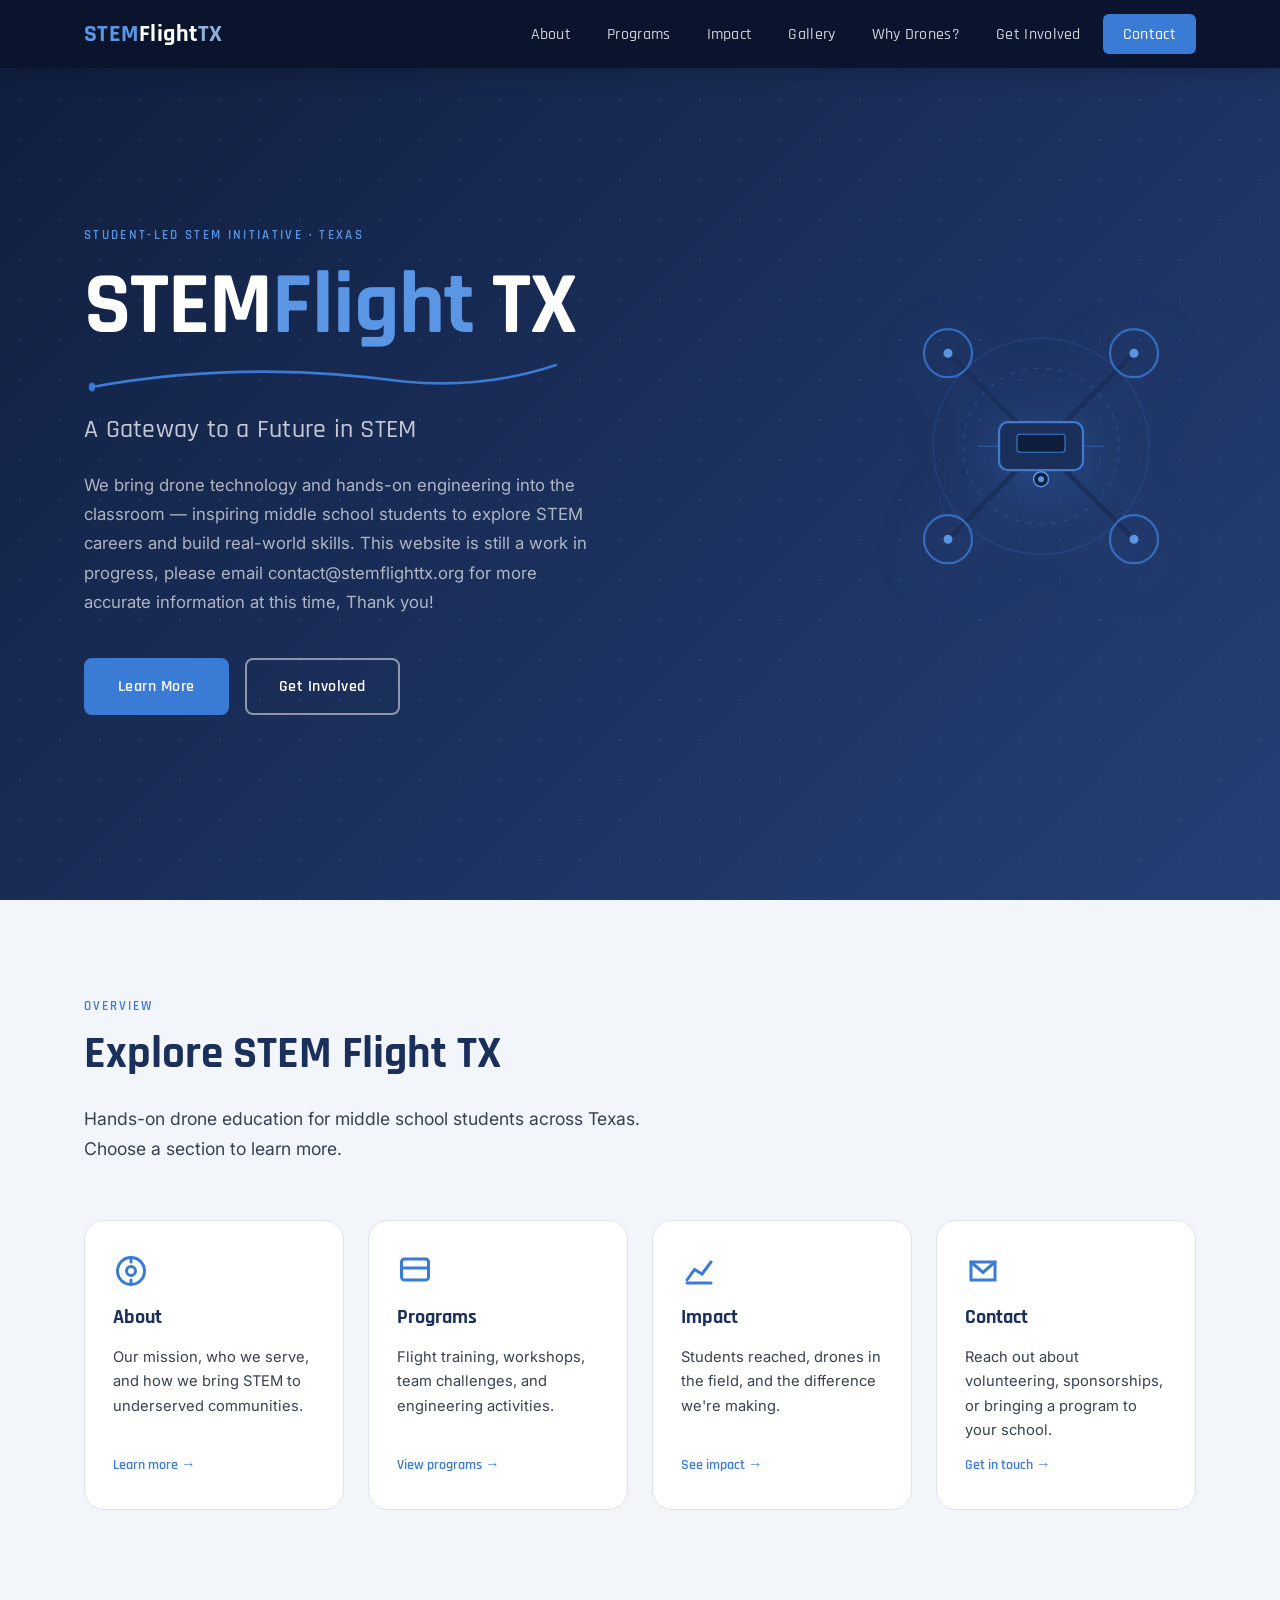
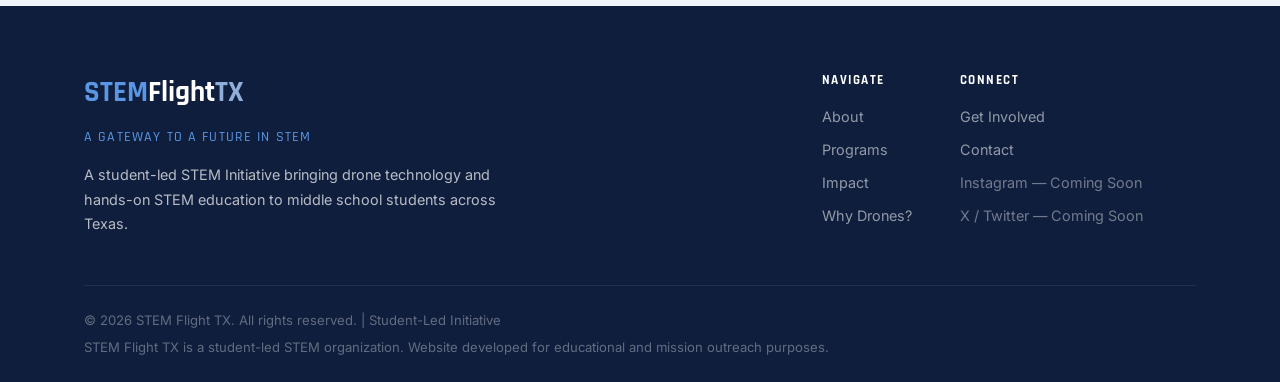
<file: index.html>
<!DOCTYPE html>
<html lang="en">
<head>
  <meta charset="UTF-8" />
  <meta name="viewport" content="width=device-width, initial-scale=1.0" />
  <title>STEM Flight TX — A Gateway to a Future in STEM</title>
  <meta name="description" content="STEM Flight TX is a student-led STEM initiative bringing hands-on drone and STEM education to middle school students across Texas." />
  <link rel="preconnect" href="https://fonts.googleapis.com" />
  <link rel="preconnect" href="https://fonts.gstatic.com" crossorigin />
  <link href="https://fonts.googleapis.com/css2?family=Rajdhani:wght@400;500;600;700&family=Inter:wght@300;400;500;600&display=swap" rel="stylesheet" />
  <link rel="stylesheet" href="style.css" />
</head>
<body>

  <header class="navbar" id="navbar">
    <div class="nav-inner">
      <a href="index.html" class="nav-logo" aria-label="STEM Flight TX home">
        <span class="logo-stem">STEM</span><span class="logo-flight">Flight</span><span class="logo-tx">TX</span>
      </a>
      <nav class="nav-links" id="nav-links" aria-label="Main navigation">
        <a href="about.html">About</a>
        <a href="programs.html">Programs</a>
        <a href="impact.html">Impact</a>
        <a href="gallery.html">Gallery</a>
        <a href="why-drones.html">Why Drones?</a>
        <a href="get-involved.html">Get Involved</a>
        <a href="contact.html" class="nav-cta">Contact</a>
      </nav>
      <button class="hamburger" id="hamburger" aria-label="Toggle navigation" aria-expanded="false">
        <span></span><span></span><span></span>
      </button>
    </div>
  </header>

  <main>
    <section class="hero" id="hero">
      <div class="hero-bg-grid" aria-hidden="true"></div>
      <div class="hero-content fade-in">
        <p class="hero-eyebrow">Student-Led STEM Initiative · Texas</p>
        <h1 class="hero-title">
          STEM<span class="title-accent">Flight</span> TX
        </h1>
        <div class="hero-swoosh" aria-hidden="true">
          <svg viewBox="0 0 600 40" fill="none" xmlns="http://www.w3.org/2000/svg" preserveAspectRatio="none">
            <path class="swoosh-path" d="M 10 30 Q 200 5 400 25 Q 500 32 590 10" stroke="#3A7BD5" stroke-width="2.5" stroke-linecap="round" fill="none"/>
            <circle class="swoosh-dot" cx="10" cy="30" r="4" fill="#3A7BD5"/>
          </svg>
        </div>
        <p class="hero-subtitle">A Gateway to a Future in STEM</p>
        <p class="hero-mission">
          We bring drone technology and hands-on engineering into the classroom — inspiring middle school students to explore STEM careers and build real-world skills. This website is still a work in progress, please email contact@stemflighttx.org for more accurate information at this time, Thank you!
        </p>
        <div class="hero-actions">
          <a href="about.html" class="btn btn-primary">Learn More</a>
          <a href="get-involved.html" class="btn btn-outline">Get Involved</a>
        </div>
      </div>
      <div class="hero-drone-visual" aria-hidden="true">
        <div class="drone-icon">
          <svg viewBox="0 0 200 200" fill="none" xmlns="http://www.w3.org/2000/svg">
            <circle cx="100" cy="100" r="72" stroke="#3A7BD5" stroke-width="0.75" opacity="0.25"/>
            <circle cx="100" cy="100" r="52" stroke="#3A7BD5" stroke-width="0.75" stroke-dasharray="3 5" opacity="0.35"/>
            <line x1="100" y1="100" x2="38" y2="38" stroke="#1B2F5B" stroke-width="3" stroke-linecap="round"/>
            <line x1="100" y1="100" x2="162" y2="38" stroke="#1B2F5B" stroke-width="3" stroke-linecap="round"/>
            <line x1="100" y1="100" x2="38" y2="162" stroke="#1B2F5B" stroke-width="3" stroke-linecap="round"/>
            <line x1="100" y1="100" x2="162" y2="162" stroke="#1B2F5B" stroke-width="3" stroke-linecap="round"/>
            <circle cx="38" cy="38" r="16" stroke="#3A7BD5" stroke-width="1.5" opacity="0.8"/>
            <circle cx="162" cy="38" r="16" stroke="#3A7BD5" stroke-width="1.5" opacity="0.8"/>
            <circle cx="38" cy="162" r="16" stroke="#3A7BD5" stroke-width="1.5" opacity="0.8"/>
            <circle cx="162" cy="162" r="16" stroke="#3A7BD5" stroke-width="1.5" opacity="0.8"/>
            <circle cx="38" cy="38" r="3" fill="#5A96E3"/>
            <circle cx="162" cy="38" r="3" fill="#5A96E3"/>
            <circle cx="38" cy="162" r="3" fill="#5A96E3"/>
            <circle cx="162" cy="162" r="3" fill="#5A96E3"/>
            <rect x="72" y="84" width="56" height="32" rx="6" fill="#1B2F5B" stroke="#3A7BD5" stroke-width="1.5"/>
            <rect x="84" y="92" width="32" height="12" rx="2" fill="#0f1e3d" stroke="#3A7BD5" stroke-width="0.75"/>
            <circle cx="100" cy="122" r="5" fill="#0f1e3d" stroke="#5A96E3" stroke-width="1"/>
            <circle cx="100" cy="122" r="2" fill="#5A96E3"/>
            <line x1="72" y1="100" x2="58" y2="100" stroke="#3A7BD5" stroke-width="0.75" opacity="0.6"/>
            <line x1="128" y1="100" x2="142" y2="100" stroke="#3A7BD5" stroke-width="0.75" opacity="0.6"/>
          </svg>
        </div>
      </div>
    </section>

    <section class="section overview">
      <div class="container">
        <div class="section-label fade-up">Overview</div>
        <h2 class="section-title fade-up">Explore STEM Flight TX</h2>
        <p class="section-intro fade-up">Hands-on drone education for middle school students across Texas. Choose a section to learn more.</p>
        <div class="overview-grid">
          <a href="about.html" class="overview-card fade-up">
            <div class="overview-icon">
              <svg viewBox="0 0 24 24" fill="none" stroke="currentColor" stroke-width="2" stroke-linecap="round"><circle cx="12" cy="12" r="9"/><circle cx="12" cy="12" r="3"/><line x1="12" y1="3" x2="12" y2="6"/><line x1="12" y1="18" x2="12" y2="21"/></svg>
            </div>
            <h3>About</h3>
            <p>Our mission, who we serve, and how we bring STEM to underserved communities.</p>
            <span class="overview-link">Learn more →</span>
          </a>
          <a href="programs.html" class="overview-card fade-up">
            <div class="overview-icon">
              <svg viewBox="0 0 24 24" fill="none" stroke="currentColor" stroke-width="2" stroke-linecap="round"><rect x="3" y="4" width="18" height="14" rx="2"/><line x1="3" y1="10" x2="21" y2="10"/></svg>
            </div>
            <h3>Programs</h3>
            <p>Flight training, workshops, team challenges, and engineering activities.</p>
            <span class="overview-link">View programs →</span>
          </a>
          <a href="impact.html" class="overview-card fade-up">
            <div class="overview-icon">
              <svg viewBox="0 0 24 24" fill="none" stroke="currentColor" stroke-width="2" stroke-linecap="round"><polyline points="4,18 9,11 14,14 20,6"/><line x1="4" y1="20" x2="20" y2="20"/></svg>
            </div>
            <h3>Impact</h3>
            <p>Students reached, drones in the field, and the difference we're making.</p>
            <span class="overview-link">See impact →</span>
          </a>
          <a href="contact.html" class="overview-card fade-up">
            <div class="overview-icon">
              <svg viewBox="0 0 24 24" fill="none" stroke="currentColor" stroke-width="2" stroke-linecap="round"><path d="M4 6h16v12H4z"/><polyline points="4,6 12,13 20,6"/></svg>
            </div>
            <h3>Contact</h3>
            <p>Reach out about volunteering, sponsorships, or bringing a program to your school.</p>
            <span class="overview-link">Get in touch →</span>
          </a>
        </div>
      </div>
    </section>
  </main>

  <footer class="footer">
    <div class="container">
      <div class="footer-top">
        <div class="footer-brand">
          <div class="footer-logo">
            <span class="logo-stem">STEM</span><span class="logo-flight">Flight</span><span class="logo-tx">TX</span>
          </div>
          <p class="footer-tagline">A Gateway to a Future in STEM</p>
          <p class="footer-mission-text">A student-led STEM Initiative bringing drone technology and hands-on STEM education to middle school students across Texas.</p>
        </div>
        <div class="footer-links">
          <div class="footer-col">
            <h4>Navigate</h4>
            <a href="about.html">About</a>
            <a href="programs.html">Programs</a>
            <a href="impact.html">Impact</a>
            <a href="why-drones.html">Why Drones?</a>
          </div>
          <div class="footer-col">
            <h4>Connect</h4>
            <a href="get-involved.html">Get Involved</a>
            <a href="contact.html">Contact</a>
            <a href="#" class="coming-soon">Instagram — Coming Soon</a>
            <a href="#" class="coming-soon">X / Twitter — Coming Soon</a>
          </div>
        </div>
      </div>
      <div class="footer-bottom">
        <p>&copy; <span id="year"></span> STEM Flight TX. All rights reserved. | Student-Led Initiative</p>
        <p class="footer-disclaimer">STEM Flight TX is a student-led STEM organization. Website developed for educational and mission outreach purposes.</p>
      </div>
    </div>
  </footer>

  <script src="script.js"></script>
</body>
</html>
</file>
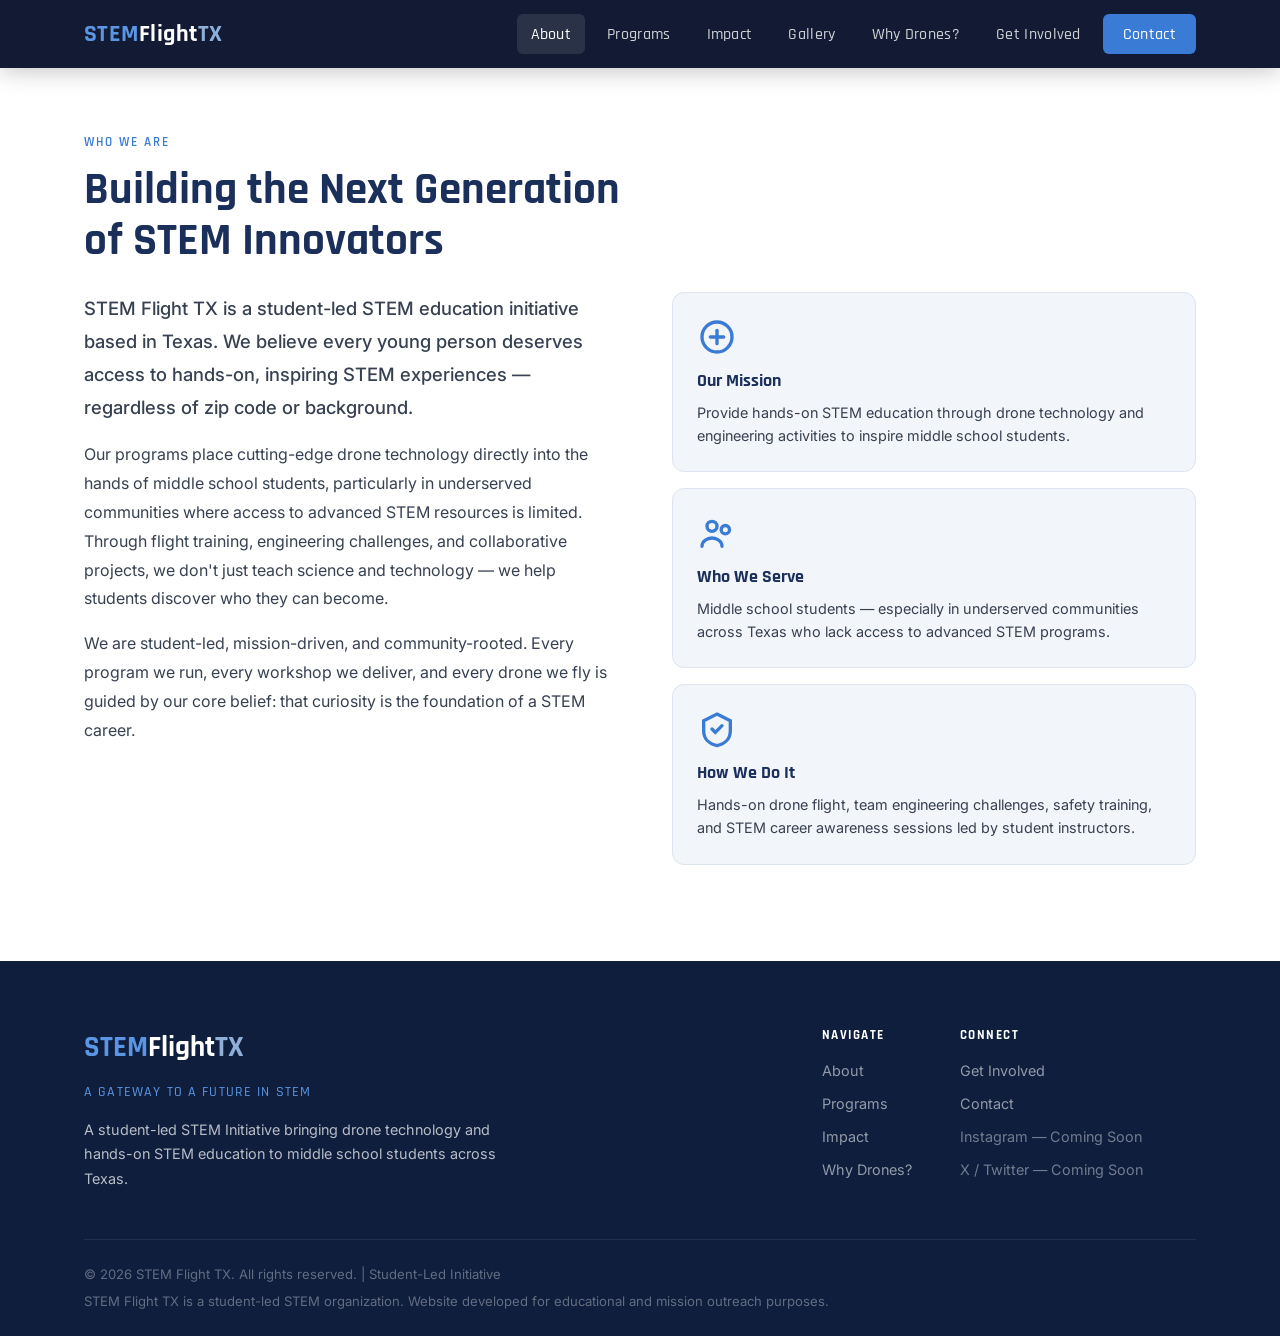
<file: about.html>
<!DOCTYPE html>
<html lang="en">
<head>
  <meta charset="UTF-8" />
  <meta name="viewport" content="width=device-width, initial-scale=1.0" />
  <title>About — STEM Flight TX</title>
  <link rel="preconnect" href="https://fonts.googleapis.com" />
  <link rel="preconnect" href="https://fonts.gstatic.com" crossorigin />
  <link href="https://fonts.googleapis.com/css2?family=Rajdhani:wght@400;500;600;700&family=Inter:wght@300;400;500;600&display=swap" rel="stylesheet" />
  <link rel="stylesheet" href="style.css" />
</head>
<body>

  <header class="navbar" id="navbar">
    <div class="nav-inner">
      <a href="index.html" class="nav-logo" aria-label="STEM Flight TX home">
        <span class="logo-stem">STEM</span><span class="logo-flight">Flight</span><span class="logo-tx">TX</span>
      </a>
      <nav class="nav-links" id="nav-links" aria-label="Main navigation">
        <a href="about.html" class="active">About</a>
        <a href="programs.html">Programs</a>
        <a href="impact.html">Impact</a>
        <a href="gallery.html">Gallery</a>
        <a href="why-drones.html">Why Drones?</a>
        <a href="get-involved.html">Get Involved</a>
        <a href="contact.html" class="nav-cta">Contact</a>
      </nav>
      <button class="hamburger" id="hamburger" aria-label="Toggle navigation" aria-expanded="false">
        <span></span><span></span><span></span>
      </button>
    </div>
  </header>

  <main>
    <section class="section about page-top">
      <div class="container">
        <div class="section-label fade-up">Who We Are</div>
        <h1 class="section-title fade-up">Building the Next Generation<br>of STEM Innovators</h1>
        <div class="about-grid">
          <div class="about-text fade-up">
            <p class="about-lead">
              STEM Flight TX is a student-led STEM education initiative based in Texas. We believe every young person deserves access to hands-on, inspiring STEM experiences — regardless of zip code or background.
            </p>
            <p>
              Our programs place cutting-edge drone technology directly into the hands of middle school students, particularly in underserved communities where access to advanced STEM resources is limited. Through flight training, engineering challenges, and collaborative projects, we don't just teach science and technology — we help students discover who they can become.
            </p>
            <p>
              We are student-led, mission-driven, and community-rooted. Every program we run, every workshop we deliver, and every drone we fly is guided by our core belief: that curiosity is the foundation of a STEM career.
            </p>
          </div>
          <div class="about-cards fade-up">
            <div class="about-card">
              <div class="about-card-icon">
                <svg viewBox="0 0 24 24" fill="none" stroke="currentColor" stroke-width="2" stroke-linecap="round"><circle cx="12" cy="12" r="9"/><line x1="12" y1="8" x2="12" y2="16"/><line x1="8" y1="12" x2="16" y2="12"/></svg>
              </div>
              <h3>Our Mission</h3>
              <p>Provide hands-on STEM education through drone technology and engineering activities to inspire middle school students.</p>
            </div>
            <div class="about-card">
              <div class="about-card-icon">
                <svg viewBox="0 0 24 24" fill="none" stroke="currentColor" stroke-width="2" stroke-linecap="round"><circle cx="9" cy="8" r="3"/><circle cx="17" cy="10" r="2.5"/><path d="M3 20c0-3 3-5 6-5s6 2 6 5"/></svg>
              </div>
              <h3>Who We Serve</h3>
              <p>Middle school students — especially in underserved communities across Texas who lack access to advanced STEM programs.</p>
            </div>
            <div class="about-card">
              <div class="about-card-icon">
                <svg viewBox="0 0 24 24" fill="none" stroke="currentColor" stroke-width="2" stroke-linecap="round"><path d="M12 3l8 4v6c0 5-3.5 8-8 9-4.5-1-8-4-8-9V7z"/><path d="M9 12l2 2 4-4"/></svg>
              </div>
              <h3>How We Do It</h3>
              <p>Hands-on drone flight, team engineering challenges, safety training, and STEM career awareness sessions led by student instructors.</p>
            </div>
          </div>
        </div>
      </div>
    </section>
  </main>

  <footer class="footer">
    <div class="container">
      <div class="footer-top">
        <div class="footer-brand">
          <div class="footer-logo">
            <span class="logo-stem">STEM</span><span class="logo-flight">Flight</span><span class="logo-tx">TX</span>
          </div>
          <p class="footer-tagline">A Gateway to a Future in STEM</p>
          <p class="footer-mission-text">A student-led STEM Initiative bringing drone technology and hands-on STEM education to middle school students across Texas.</p>
        </div>
        <div class="footer-links">
          <div class="footer-col">
            <h4>Navigate</h4>
            <a href="about.html">About</a>
            <a href="programs.html">Programs</a>
            <a href="impact.html">Impact</a>
            <a href="why-drones.html">Why Drones?</a>
          </div>
          <div class="footer-col">
            <h4>Connect</h4>
            <a href="get-involved.html">Get Involved</a>
            <a href="contact.html">Contact</a>
            <a href="#" class="coming-soon">Instagram — Coming Soon</a>
            <a href="#" class="coming-soon">X / Twitter — Coming Soon</a>
          </div>
        </div>
      </div>
      <div class="footer-bottom">
        <p>&copy; <span id="year"></span> STEM Flight TX. All rights reserved. | Student-Led Initiative</p>
        <p class="footer-disclaimer">STEM Flight TX is a student-led STEM organization. Website developed for educational and mission outreach purposes.</p>
      </div>
    </div>
  </footer>

  <script src="script.js"></script>
</body>
</html>
</file>
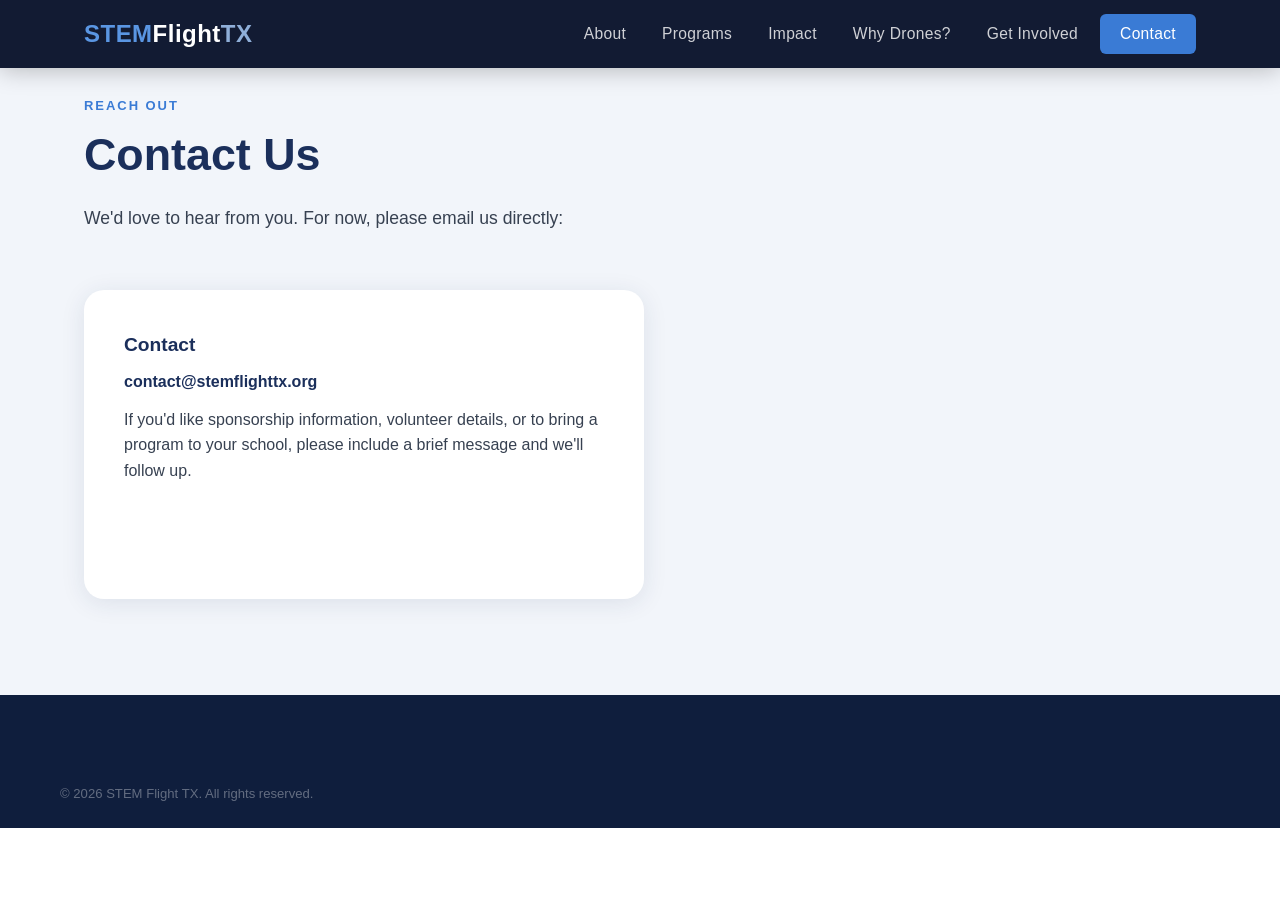
<file: contact.html>
<!DOCTYPE html>
<html lang="en">
<head>
  <meta charset="utf-8" />
  <meta name="viewport" content="width=device-width,initial-scale=1" />
  <title>Contact — STEM Flight TX</title>
  <link rel="stylesheet" href="style.css" />
</head>
<body>
  <header class="navbar">
    <div class="nav-inner">
      <a href="index.html" class="nav-logo" aria-label="STEM Flight TX home">
        <span class="logo-stem">STEM</span><span class="logo-flight">Flight</span><span class="logo-tx">TX</span>
      </a>
      <nav class="nav-links">
        <a href="index.html#about">About</a>
        <a href="index.html#programs">Programs</a>
        <a href="index.html#impact">Impact</a>
        <a href="index.html#why-drones">Why Drones?</a>
        <a href="index.html#get-involved">Get Involved</a>
        <a href="contact.html" class="nav-cta">Contact</a>
      </nav>
    </div>
  </header>

  <main class="section contact">
    <div class="container">
      <div class="section-label">Reach Out</div>
      <h1 class="section-title">Contact Us</h1>
      <p class="section-intro">We'd love to hear from you. For now, please email us directly:</p>
      <div class="contact-form-wrap">
        <h3>Contact</h3>
        <p style="font-weight:600;color:var(--navy);">contact@stemflighttx.org</p>
        <p style="margin-top:12px;color:var(--gray-text);">If you'd like sponsorship information, volunteer details, or to bring a program to your school, please include a brief message and we'll follow up.</p>
        <p style="margin-top:18px;"><a href="index.html" class="btn btn-outline">Back to Home</a></p>
      </div>
    </div>
  </main>

  <footer class="footer">
    <div class="container footer-bottom">
      <p>&copy; <span id="year"></span> STEM Flight TX. All rights reserved.</p>
    </div>
  </footer>

  <script src="script.js"></script>
</body>
</html>
</file>
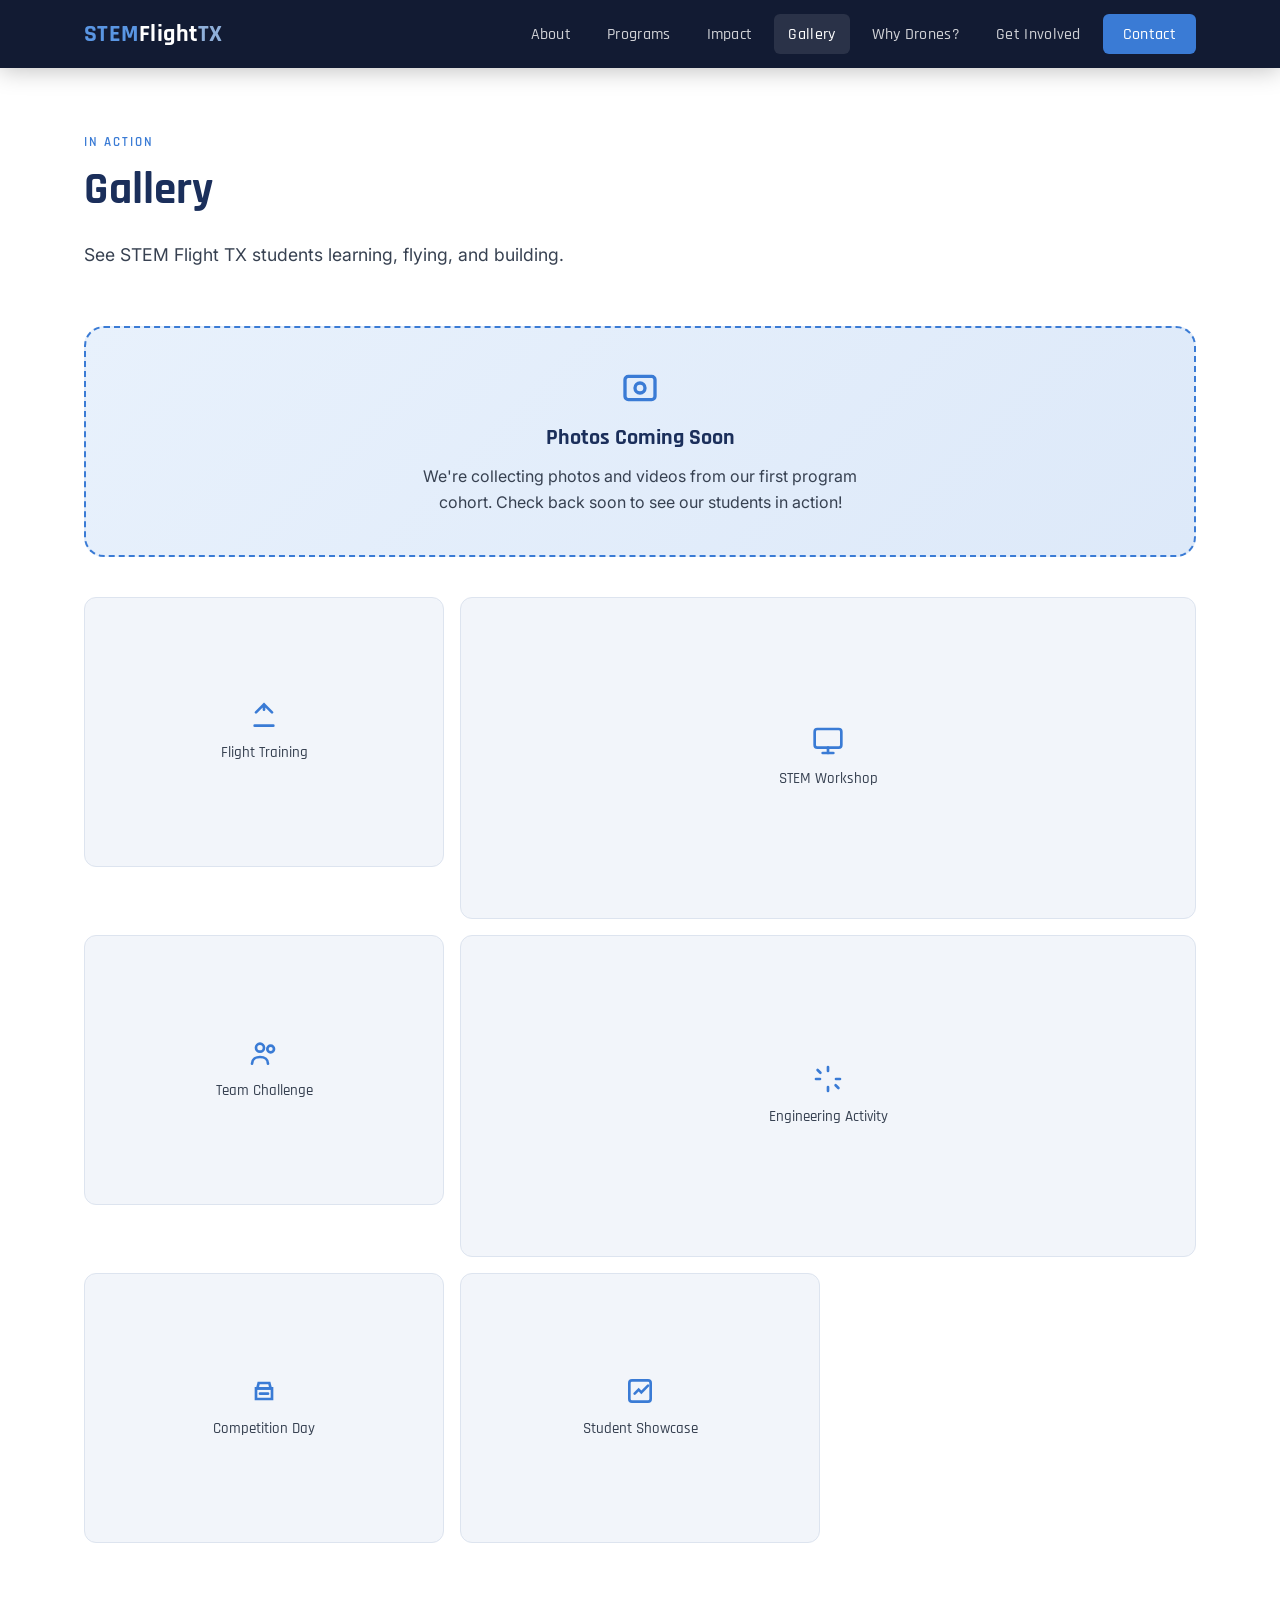
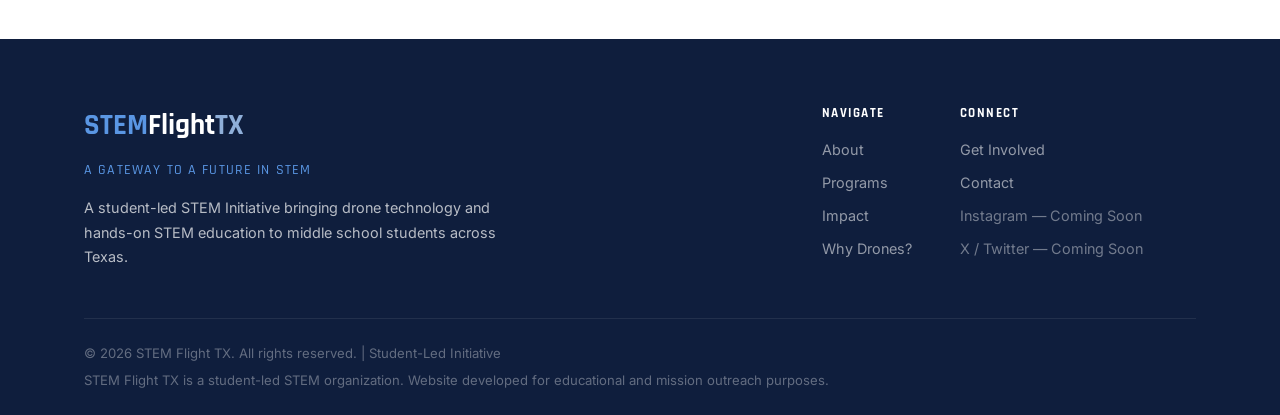
<file: gallery.html>
<!DOCTYPE html>
<html lang="en">
<head>
  <meta charset="UTF-8" />
  <meta name="viewport" content="width=device-width, initial-scale=1.0" />
  <title>Gallery — STEM Flight TX</title>
  <link rel="preconnect" href="https://fonts.googleapis.com" />
  <link rel="preconnect" href="https://fonts.gstatic.com" crossorigin />
  <link href="https://fonts.googleapis.com/css2?family=Rajdhani:wght@400;500;600;700&family=Inter:wght@300;400;500;600&display=swap" rel="stylesheet" />
  <link rel="stylesheet" href="style.css" />
</head>
<body>

  <header class="navbar" id="navbar">
    <div class="nav-inner">
      <a href="index.html" class="nav-logo" aria-label="STEM Flight TX home">
        <span class="logo-stem">STEM</span><span class="logo-flight">Flight</span><span class="logo-tx">TX</span>
      </a>
      <nav class="nav-links" id="nav-links" aria-label="Main navigation">
        <a href="about.html">About</a>
        <a href="programs.html">Programs</a>
        <a href="impact.html">Impact</a>
        <a href="gallery.html" class="active">Gallery</a>
        <a href="why-drones.html">Why Drones?</a>
        <a href="get-involved.html">Get Involved</a>
        <a href="contact.html" class="nav-cta">Contact</a>
      </nav>
      <button class="hamburger" id="hamburger" aria-label="Toggle navigation" aria-expanded="false">
        <span></span><span></span><span></span>
      </button>
    </div>
  </header>

  <main>
    <section class="section gallery page-top">
      <div class="container">
        <div class="section-label fade-up">In Action</div>
        <h1 class="section-title fade-up">Gallery</h1>
        <p class="section-intro fade-up">See STEM Flight TX students learning, flying, and building.</p>

        <div class="coming-soon-banner fade-up">
          <div class="coming-soon-icon">
            <svg viewBox="0 0 24 24" fill="none" stroke="currentColor" stroke-width="2" stroke-linecap="round"><rect x="3" y="5" width="18" height="14" rx="2"/><circle cx="12" cy="12" r="3"/></svg>
          </div>
          <h3>Photos Coming Soon</h3>
          <p>We're collecting photos and videos from our first program cohort. Check back soon to see our students in action!</p>
        </div>

        <div class="gallery-grid fade-up" aria-label="Gallery placeholder">
          <div class="gallery-item">
            <div class="gallery-placeholder">
              <span class="gallery-ph-icon">
                <svg viewBox="0 0 24 24" fill="none" stroke="currentColor" stroke-width="2" stroke-linecap="round"><path d="M12 4v4M6 10l6-6 6 6M5 20h14"/></svg>
              </span>
              <span>Flight Training</span>
            </div>
          </div>
          <div class="gallery-item gallery-item--wide">
            <div class="gallery-placeholder">
              <span class="gallery-ph-icon">
                <svg viewBox="0 0 24 24" fill="none" stroke="currentColor" stroke-width="2" stroke-linecap="round"><rect x="2" y="3" width="20" height="14" rx="2"/><line x1="8" y1="21" x2="16" y2="21"/><line x1="12" y1="17" x2="12" y2="21"/></svg>
              </span>
              <span>STEM Workshop</span>
            </div>
          </div>
          <div class="gallery-item">
            <div class="gallery-placeholder">
              <span class="gallery-ph-icon">
                <svg viewBox="0 0 24 24" fill="none" stroke="currentColor" stroke-width="2" stroke-linecap="round"><circle cx="9" cy="8" r="3"/><circle cx="17" cy="9" r="2.5"/><path d="M3 20c0-3 2.5-5 6-5s6 2 6 5"/></svg>
              </span>
              <span>Team Challenge</span>
            </div>
          </div>
          <div class="gallery-item gallery-item--wide">
            <div class="gallery-placeholder">
              <span class="gallery-ph-icon">
                <svg viewBox="0 0 24 24" fill="none" stroke="currentColor" stroke-width="2" stroke-linecap="round"><path d="M12 3v3M12 18v3M4.2 5.2l2.1 2.1M17.7 16.7l2.1 2.1M3 12h3M18 12h3"/></svg>
              </span>
              <span>Engineering Activity</span>
            </div>
          </div>
          <div class="gallery-item">
            <div class="gallery-placeholder">
              <span class="gallery-ph-icon">
                <svg viewBox="0 0 24 24" fill="none" stroke="currentColor" stroke-width="2" stroke-linecap="round"><path d="M8 6h8l1 4H7z"/><path d="M6 10h12v8H6z"/><line x1="9" y1="14" x2="15" y2="14"/></svg>
              </span>
              <span>Competition Day</span>
            </div>
          </div>
          <div class="gallery-item">
            <div class="gallery-placeholder">
              <span class="gallery-ph-icon">
                <svg viewBox="0 0 24 24" fill="none" stroke="currentColor" stroke-width="2" stroke-linecap="round"><rect x="4" y="4" width="16" height="16" rx="2"/><path d="M8 14l3-3 2 2 5-5"/></svg>
              </span>
              <span>Student Showcase</span>
            </div>
          </div>
        </div>
      </div>
    </section>
  </main>

  <footer class="footer">
    <div class="container">
      <div class="footer-top">
        <div class="footer-brand">
          <div class="footer-logo">
            <span class="logo-stem">STEM</span><span class="logo-flight">Flight</span><span class="logo-tx">TX</span>
          </div>
          <p class="footer-tagline">A Gateway to a Future in STEM</p>
          <p class="footer-mission-text">A student-led STEM Initiative bringing drone technology and hands-on STEM education to middle school students across Texas.</p>
        </div>
        <div class="footer-links">
          <div class="footer-col">
            <h4>Navigate</h4>
            <a href="about.html">About</a>
            <a href="programs.html">Programs</a>
            <a href="impact.html">Impact</a>
            <a href="why-drones.html">Why Drones?</a>
          </div>
          <div class="footer-col">
            <h4>Connect</h4>
            <a href="get-involved.html">Get Involved</a>
            <a href="contact.html">Contact</a>
            <a href="#" class="coming-soon">Instagram — Coming Soon</a>
            <a href="#" class="coming-soon">X / Twitter — Coming Soon</a>
          </div>
        </div>
      </div>
      <div class="footer-bottom">
        <p>&copy; <span id="year"></span> STEM Flight TX. All rights reserved. | Student-Led Initiative</p>
        <p class="footer-disclaimer">STEM Flight TX is a student-led STEM organization. Website developed for educational and mission outreach purposes.</p>
      </div>
    </div>
  </footer>

  <script src="script.js"></script>
</body>
</html>
</file>
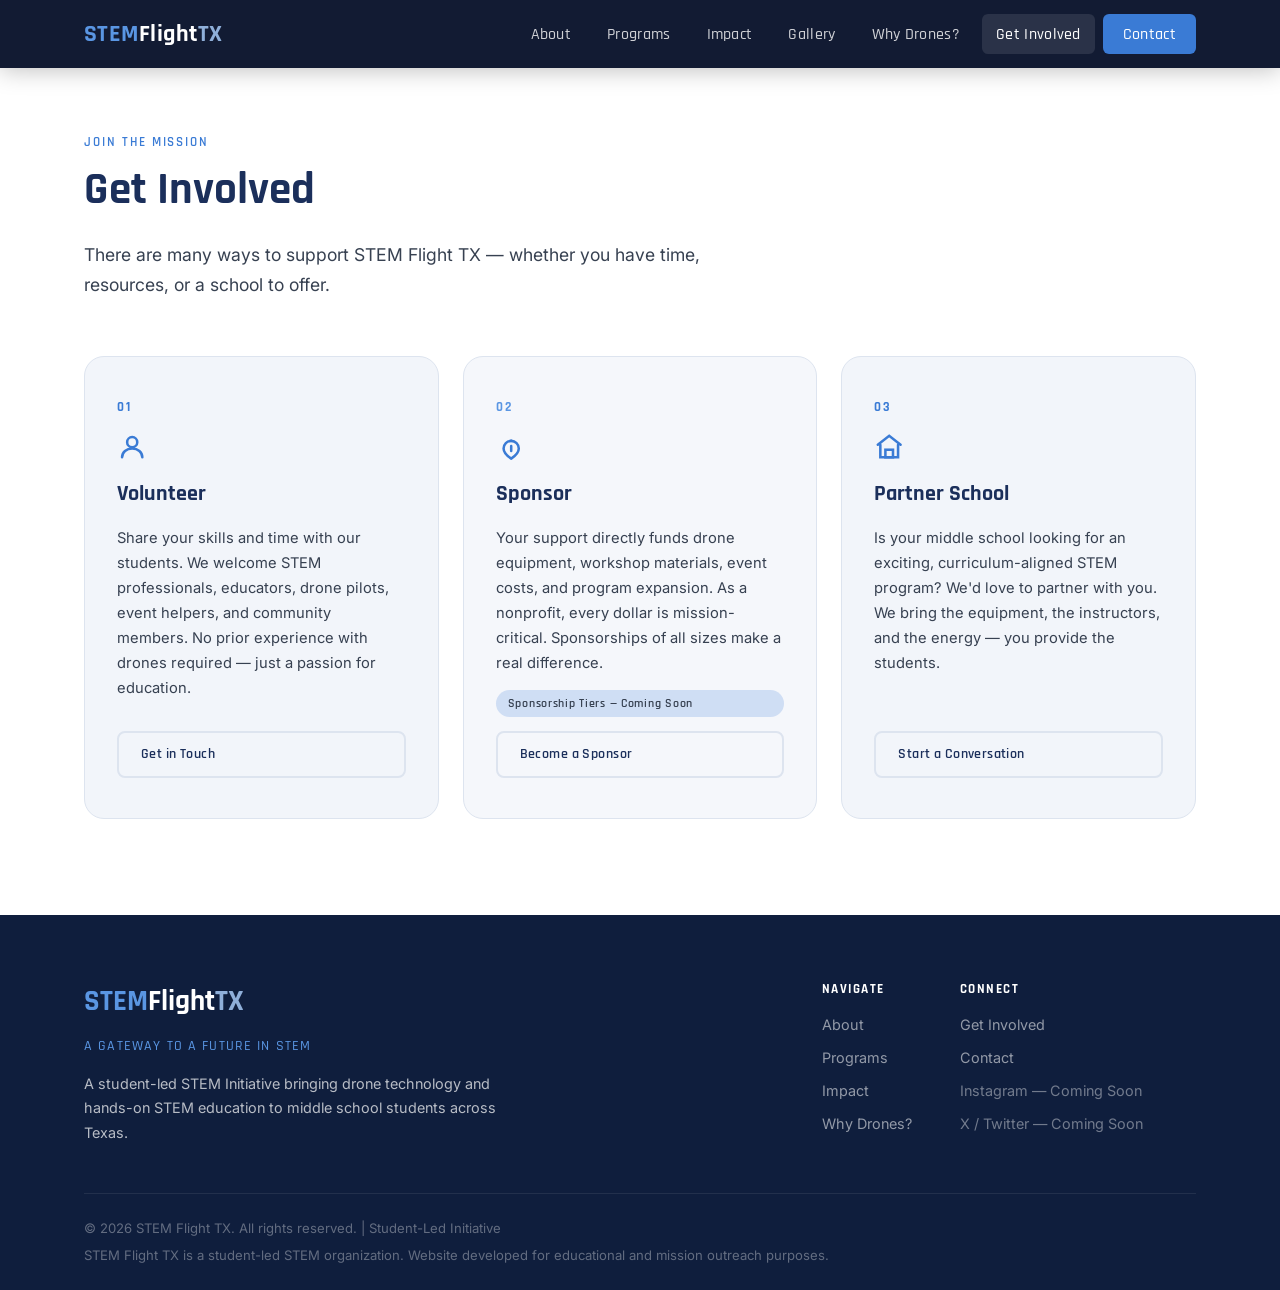
<file: get-involved.html>
<!DOCTYPE html>
<html lang="en">
<head>
  <meta charset="UTF-8" />
  <meta name="viewport" content="width=device-width, initial-scale=1.0" />
  <title>Get Involved — STEM Flight TX</title>
  <link rel="preconnect" href="https://fonts.googleapis.com" />
  <link rel="preconnect" href="https://fonts.gstatic.com" crossorigin />
  <link href="https://fonts.googleapis.com/css2?family=Rajdhani:wght@400;500;600;700&family=Inter:wght@300;400;500;600&display=swap" rel="stylesheet" />
  <link rel="stylesheet" href="style.css" />
</head>
<body>

  <header class="navbar" id="navbar">
    <div class="nav-inner">
      <a href="index.html" class="nav-logo" aria-label="STEM Flight TX home">
        <span class="logo-stem">STEM</span><span class="logo-flight">Flight</span><span class="logo-tx">TX</span>
      </a>
      <nav class="nav-links" id="nav-links" aria-label="Main navigation">
        <a href="about.html">About</a>
        <a href="programs.html">Programs</a>
        <a href="impact.html">Impact</a>
        <a href="gallery.html">Gallery</a>
        <a href="why-drones.html">Why Drones?</a>
        <a href="get-involved.html" class="active">Get Involved</a>
        <a href="contact.html" class="nav-cta">Contact</a>
      </nav>
      <button class="hamburger" id="hamburger" aria-label="Toggle navigation" aria-expanded="false">
        <span></span><span></span><span></span>
      </button>
    </div>
  </header>

  <main>
    <section class="section get-involved page-top">
      <div class="container">
        <div class="section-label fade-up">Join the Mission</div>
        <h1 class="section-title fade-up">Get Involved</h1>
        <p class="section-intro fade-up">There are many ways to support STEM Flight TX — whether you have time, resources, or a school to offer.</p>
        <div class="involved-grid">

          <div class="involved-card fade-up">
            <div class="involved-num">01</div>
            <div class="involved-icon">
              <svg viewBox="0 0 24 24" fill="none" stroke="currentColor" stroke-width="2" stroke-linecap="round"><circle cx="12" cy="8" r="4"/><path d="M4 20c0-4 3.5-7 8-7s8 3 8 7"/></svg>
            </div>
            <h3>Volunteer</h3>
            <p>Share your skills and time with our students. We welcome STEM professionals, educators, drone pilots, event helpers, and community members. No prior experience with drones required — just a passion for education.</p>
            <a href="contact.html" class="btn btn-outline btn-sm">Get in Touch</a>
          </div>

          <div class="involved-card involved-card--featured fade-up">
            <div class="involved-num">02</div>
            <div class="involved-icon">
              <svg viewBox="0 0 24 24" fill="none" stroke="currentColor" stroke-width="2" stroke-linecap="round"><path d="M12 21s-6-4-6-8a6 6 0 1112 0c0 4-6 8-6 8z"/><line x1="12" y1="11" x2="12" y2="15"/><line x1="12" y1="7" x2="12.01" y2="7"/></svg>
            </div>
            <h3>Sponsor</h3>
            <p>Your support directly funds drone equipment, workshop materials, event costs, and program expansion. As a nonprofit, every dollar is mission-critical. Sponsorships of all sizes make a real difference.</p>
            <div class="coming-soon-tag">Sponsorship Tiers — Coming Soon</div>
            <a href="contact.html" class="btn btn-outline btn-sm">Become a Sponsor</a>
          </div>

          <div class="involved-card fade-up">
            <div class="involved-num">03</div>
            <div class="involved-icon">
              <svg viewBox="0 0 24 24" fill="none" stroke="currentColor" stroke-width="2" stroke-linecap="round"><path d="M3 10l9-7 9 7"/><path d="M5 10v10h14V10"/><rect x="9" y="14" width="6" height="6"/></svg>
            </div>
            <h3>Partner School</h3>
            <p>Is your middle school looking for an exciting, curriculum-aligned STEM program? We'd love to partner with you. We bring the equipment, the instructors, and the energy — you provide the students.</p>
            <a href="contact.html" class="btn btn-outline btn-sm">Start a Conversation</a>
          </div>

        </div>
      </div>
    </section>
  </main>

  <footer class="footer">
    <div class="container">
      <div class="footer-top">
        <div class="footer-brand">
          <div class="footer-logo">
            <span class="logo-stem">STEM</span><span class="logo-flight">Flight</span><span class="logo-tx">TX</span>
          </div>
          <p class="footer-tagline">A Gateway to a Future in STEM</p>
          <p class="footer-mission-text">A student-led STEM Initiative bringing drone technology and hands-on STEM education to middle school students across Texas.</p>
        </div>
        <div class="footer-links">
          <div class="footer-col">
            <h4>Navigate</h4>
            <a href="about.html">About</a>
            <a href="programs.html">Programs</a>
            <a href="impact.html">Impact</a>
            <a href="why-drones.html">Why Drones?</a>
          </div>
          <div class="footer-col">
            <h4>Connect</h4>
            <a href="get-involved.html">Get Involved</a>
            <a href="contact.html">Contact</a>
            <a href="#" class="coming-soon">Instagram — Coming Soon</a>
            <a href="#" class="coming-soon">X / Twitter — Coming Soon</a>
          </div>
        </div>
      </div>
      <div class="footer-bottom">
        <p>&copy; <span id="year"></span> STEM Flight TX. All rights reserved. | Student-Led Initiative</p>
        <p class="footer-disclaimer">STEM Flight TX is a student-led STEM organization. Website developed for educational and mission outreach purposes.</p>
      </div>
    </div>
  </footer>

  <script src="script.js"></script>
</body>
</html>
</file>
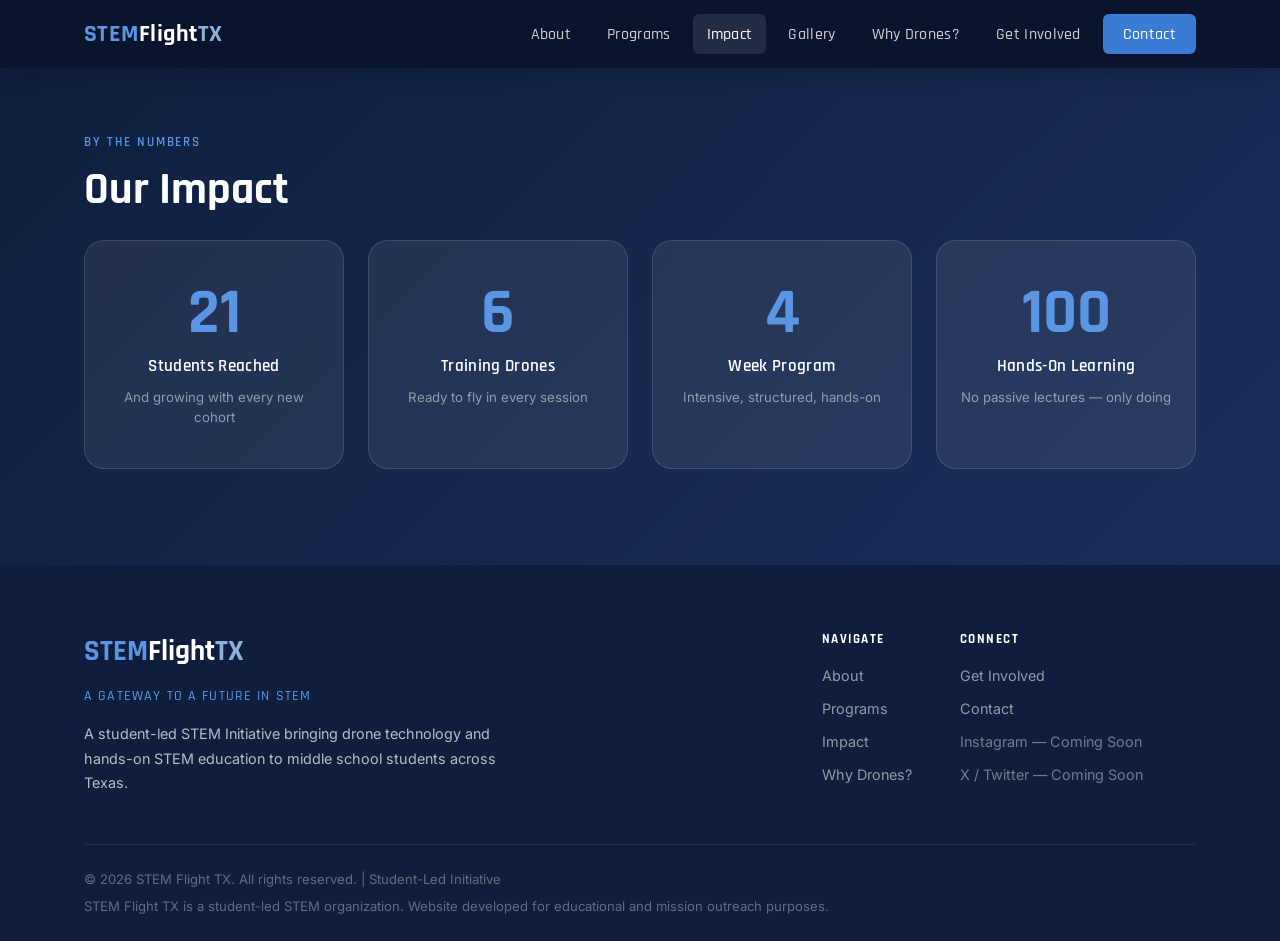
<file: impact.html>
<!DOCTYPE html>
<html lang="en">
<head>
  <meta charset="UTF-8" />
  <meta name="viewport" content="width=device-width, initial-scale=1.0" />
  <title>Impact — STEM Flight TX</title>
  <link rel="preconnect" href="https://fonts.googleapis.com" />
  <link rel="preconnect" href="https://fonts.gstatic.com" crossorigin />
  <link href="https://fonts.googleapis.com/css2?family=Rajdhani:wght@400;500;600;700&family=Inter:wght@300;400;500;600&display=swap" rel="stylesheet" />
  <link rel="stylesheet" href="style.css" />
</head>
<body>

  <header class="navbar" id="navbar">
    <div class="nav-inner">
      <a href="index.html" class="nav-logo" aria-label="STEM Flight TX home">
        <span class="logo-stem">STEM</span><span class="logo-flight">Flight</span><span class="logo-tx">TX</span>
      </a>
      <nav class="nav-links" id="nav-links" aria-label="Main navigation">
        <a href="about.html">About</a>
        <a href="programs.html">Programs</a>
        <a href="impact.html" class="active">Impact</a>
        <a href="gallery.html">Gallery</a>
        <a href="why-drones.html">Why Drones?</a>
        <a href="get-involved.html">Get Involved</a>
        <a href="contact.html" class="nav-cta">Contact</a>
      </nav>
      <button class="hamburger" id="hamburger" aria-label="Toggle navigation" aria-expanded="false">
        <span></span><span></span><span></span>
      </button>
    </div>
  </header>

  <main>
    <section class="section impact page-top">
      <div class="container">
        <div class="section-label fade-up">By the Numbers</div>
        <h1 class="section-title fade-up">Our Impact</h1>
        <div class="impact-grid">
          <div class="impact-card fade-up">
            <div class="impact-number" data-target="21">0</div>
            <div class="impact-label">Students Reached</div>
            <div class="impact-desc">And growing with every new cohort</div>
          </div>
          <div class="impact-card fade-up">
            <div class="impact-number" data-target="6">0</div>
            <div class="impact-label">Training Drones</div>
            <div class="impact-desc">Ready to fly in every session</div>
          </div>
          <div class="impact-card fade-up">
            <div class="impact-number" data-target="4">0</div>
            <div class="impact-label">Week Program</div>
            <div class="impact-desc">Intensive, structured, hands-on</div>
          </div>
          <div class="impact-card fade-up">
            <div class="impact-number" data-suffix="%">100</div>
            <div class="impact-label">Hands-On Learning</div>
            <div class="impact-desc">No passive lectures — only doing</div>
          </div>
        </div>
      </div>
    </section>
  </main>

  <footer class="footer">
    <div class="container">
      <div class="footer-top">
        <div class="footer-brand">
          <div class="footer-logo">
            <span class="logo-stem">STEM</span><span class="logo-flight">Flight</span><span class="logo-tx">TX</span>
          </div>
          <p class="footer-tagline">A Gateway to a Future in STEM</p>
          <p class="footer-mission-text">A student-led STEM Initiative bringing drone technology and hands-on STEM education to middle school students across Texas.</p>
        </div>
        <div class="footer-links">
          <div class="footer-col">
            <h4>Navigate</h4>
            <a href="about.html">About</a>
            <a href="programs.html">Programs</a>
            <a href="impact.html">Impact</a>
            <a href="why-drones.html">Why Drones?</a>
          </div>
          <div class="footer-col">
            <h4>Connect</h4>
            <a href="get-involved.html">Get Involved</a>
            <a href="contact.html">Contact</a>
            <a href="#" class="coming-soon">Instagram — Coming Soon</a>
            <a href="#" class="coming-soon">X / Twitter — Coming Soon</a>
          </div>
        </div>
      </div>
      <div class="footer-bottom">
        <p>&copy; <span id="year"></span> STEM Flight TX. All rights reserved. | Student-Led Initiative</p>
        <p class="footer-disclaimer">STEM Flight TX is a student-led STEM organization. Website developed for educational and mission outreach purposes.</p>
      </div>
    </div>
  </footer>

  <script src="script.js"></script>
</body>
</html>
</file>
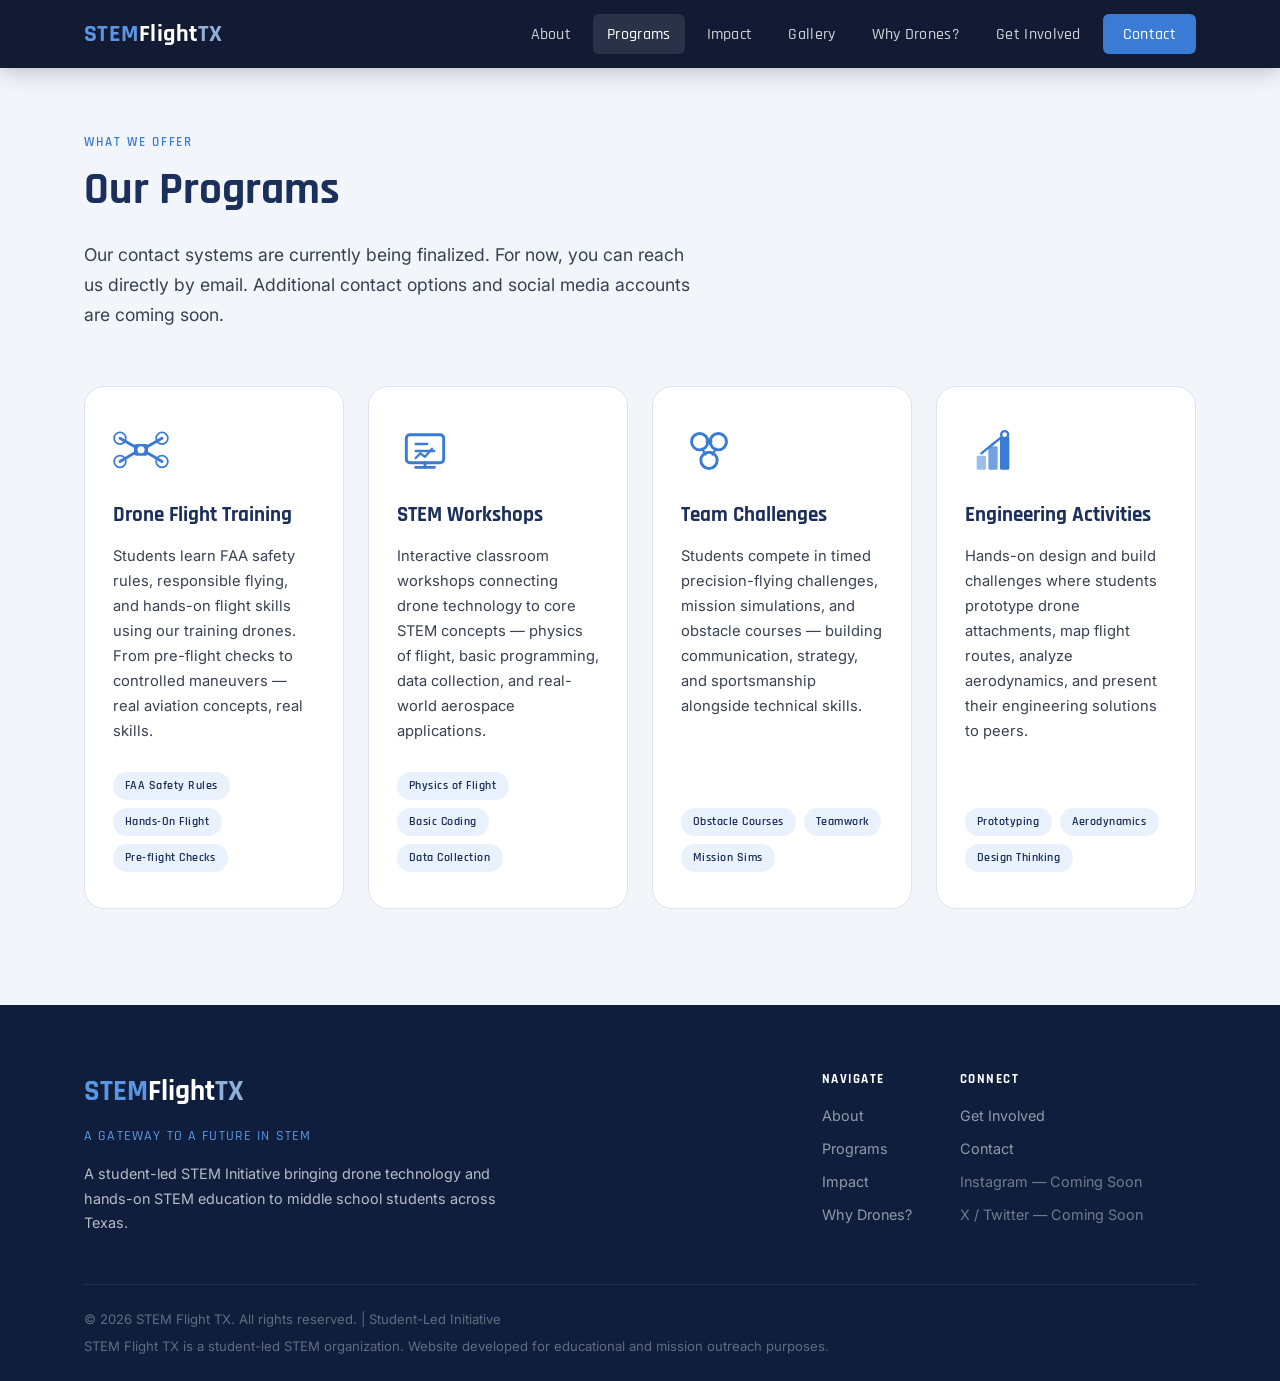
<file: programs.html>
<!DOCTYPE html>
<html lang="en">
<head>
  <meta charset="UTF-8" />
  <meta name="viewport" content="width=device-width, initial-scale=1.0" />
  <title>Programs — STEM Flight TX</title>
  <link rel="preconnect" href="https://fonts.googleapis.com" />
  <link rel="preconnect" href="https://fonts.gstatic.com" crossorigin />
  <link href="https://fonts.googleapis.com/css2?family=Rajdhani:wght@400;500;600;700&family=Inter:wght@300;400;500;600&display=swap" rel="stylesheet" />
  <link rel="stylesheet" href="style.css" />
</head>
<body>

  <header class="navbar" id="navbar">
    <div class="nav-inner">
      <a href="index.html" class="nav-logo" aria-label="STEM Flight TX home">
        <span class="logo-stem">STEM</span><span class="logo-flight">Flight</span><span class="logo-tx">TX</span>
      </a>
      <nav class="nav-links" id="nav-links" aria-label="Main navigation">
        <a href="about.html">About</a>
        <a href="programs.html" class="active">Programs</a>
        <a href="impact.html">Impact</a>
        <a href="gallery.html">Gallery</a>
        <a href="why-drones.html">Why Drones?</a>
        <a href="get-involved.html">Get Involved</a>
        <a href="contact.html" class="nav-cta">Contact</a>
      </nav>
      <button class="hamburger" id="hamburger" aria-label="Toggle navigation" aria-expanded="false">
        <span></span><span></span><span></span>
      </button>
    </div>
  </header>

  <main>
    <section class="section programs page-top">
      <div class="container">
        <div class="section-label fade-up">What We Offer</div>
        <h1 class="section-title fade-up">Our Programs</h1>
        <p class="section-intro fade-up">Our contact systems are currently being finalized. For now, you can reach us directly by email. Additional contact options and social media accounts are coming soon.</p>
        <div class="programs-grid">

          <div class="program-card fade-up">
            <div class="program-icon">
              <svg viewBox="0 0 48 48" fill="none" xmlns="http://www.w3.org/2000/svg">
                <rect x="18" y="18" width="12" height="10" rx="2" fill="#3A7BD5"/>
                <circle cx="24" cy="23" r="3" fill="white"/>
                <line x1="18" y1="20" x2="6" y2="13" stroke="#3A7BD5" stroke-width="2.5" stroke-linecap="round"/>
                <line x1="30" y1="20" x2="42" y2="13" stroke="#3A7BD5" stroke-width="2.5" stroke-linecap="round"/>
                <line x1="18" y1="26" x2="6" y2="33" stroke="#3A7BD5" stroke-width="2.5" stroke-linecap="round"/>
                <line x1="30" y1="26" x2="42" y2="33" stroke="#3A7BD5" stroke-width="2.5" stroke-linecap="round"/>
                <circle cx="6" cy="13" r="5" stroke="#3A7BD5" stroke-width="1.5" fill="none"/>
                <circle cx="42" cy="13" r="5" stroke="#3A7BD5" stroke-width="1.5" fill="none"/>
                <circle cx="6" cy="33" r="5" stroke="#3A7BD5" stroke-width="1.5" fill="none"/>
                <circle cx="42" cy="33" r="5" stroke="#3A7BD5" stroke-width="1.5" fill="none"/>
              </svg>
            </div>
            <h3>Drone Flight Training</h3>
            <p>Students learn FAA safety rules, responsible flying, and hands-on flight skills using our training drones. From pre-flight checks to controlled maneuvers — real aviation concepts, real skills.</p>
            <ul class="program-tags">
              <li>FAA Safety Rules</li>
              <li>Hands-On Flight</li>
              <li>Pre-flight Checks</li>
            </ul>
          </div>

          <div class="program-card fade-up">
            <div class="program-icon">
              <svg viewBox="0 0 48 48" fill="none" xmlns="http://www.w3.org/2000/svg">
                <rect x="8" y="10" width="32" height="24" rx="3" stroke="#3A7BD5" stroke-width="2.5" fill="none"/>
                <line x1="16" y1="18" x2="26" y2="18" stroke="#3A7BD5" stroke-width="2" stroke-linecap="round"/>
                <line x1="16" y1="24" x2="32" y2="24" stroke="#3A7BD5" stroke-width="2" stroke-linecap="round"/>
                <polyline points="16,30 20,26 24,29 30,22" stroke="#3A7BD5" stroke-width="2" stroke-linecap="round" stroke-linejoin="round"/>
                <line x1="24" y1="34" x2="24" y2="38" stroke="#3A7BD5" stroke-width="2.5" stroke-linecap="round"/>
                <line x1="16" y1="38" x2="32" y2="38" stroke="#3A7BD5" stroke-width="2.5" stroke-linecap="round"/>
              </svg>
            </div>
            <h3>STEM Workshops</h3>
            <p>Interactive classroom workshops connecting drone technology to core STEM concepts — physics of flight, basic programming, data collection, and real-world aerospace applications.</p>
            <ul class="program-tags">
              <li>Physics of Flight</li>
              <li>Basic Coding</li>
              <li>Data Collection</li>
            </ul>
          </div>

          <div class="program-card fade-up">
            <div class="program-icon">
              <svg viewBox="0 0 48 48" fill="none" xmlns="http://www.w3.org/2000/svg">
                <circle cx="16" cy="16" r="7" stroke="#3A7BD5" stroke-width="2.5" fill="none"/>
                <circle cx="32" cy="16" r="7" stroke="#3A7BD5" stroke-width="2.5" fill="none"/>
                <circle cx="24" cy="32" r="7" stroke="#3A7BD5" stroke-width="2.5" fill="none"/>
                <line x1="22" y1="16" x2="26" y2="16" stroke="#3A7BD5" stroke-width="2" stroke-linecap="round"/>
                <line x1="18" y1="22" x2="21" y2="27" stroke="#3A7BD5" stroke-width="2" stroke-linecap="round"/>
                <line x1="30" y1="22" x2="27" y2="27" stroke="#3A7BD5" stroke-width="2" stroke-linecap="round"/>
              </svg>
            </div>
            <h3>Team Challenges</h3>
            <p>Students compete in timed precision-flying challenges, mission simulations, and obstacle courses — building communication, strategy, and sportsmanship alongside technical skills.</p>
            <ul class="program-tags">
              <li>Obstacle Courses</li>
              <li>Teamwork</li>
              <li>Mission Sims</li>
            </ul>
          </div>

          <div class="program-card fade-up">
            <div class="program-icon">
              <svg viewBox="0 0 48 48" fill="none" xmlns="http://www.w3.org/2000/svg">
                <rect x="10" y="28" width="8" height="12" rx="1" fill="#3A7BD5" opacity="0.5"/>
                <rect x="20" y="20" width="8" height="20" rx="1" fill="#3A7BD5" opacity="0.7"/>
                <rect x="30" y="12" width="8" height="28" rx="1" fill="#3A7BD5"/>
                <polyline points="14,26 24,18 34,10" stroke="#3A7BD5" stroke-width="2" stroke-linecap="round" stroke-linejoin="round"/>
                <circle cx="34" cy="10" r="3" fill="white" stroke="#3A7BD5" stroke-width="2"/>
              </svg>
            </div>
            <h3>Engineering Activities</h3>
            <p>Hands-on design and build challenges where students prototype drone attachments, map flight routes, analyze aerodynamics, and present their engineering solutions to peers.</p>
            <ul class="program-tags">
              <li>Prototyping</li>
              <li>Aerodynamics</li>
              <li>Design Thinking</li>
            </ul>
          </div>

        </div>
      </div>
    </section>
  </main>

  <footer class="footer">
    <div class="container">
      <div class="footer-top">
        <div class="footer-brand">
          <div class="footer-logo">
            <span class="logo-stem">STEM</span><span class="logo-flight">Flight</span><span class="logo-tx">TX</span>
          </div>
          <p class="footer-tagline">A Gateway to a Future in STEM</p>
          <p class="footer-mission-text">A student-led STEM Initiative bringing drone technology and hands-on STEM education to middle school students across Texas.</p>
        </div>
        <div class="footer-links">
          <div class="footer-col">
            <h4>Navigate</h4>
            <a href="about.html">About</a>
            <a href="programs.html">Programs</a>
            <a href="impact.html">Impact</a>
            <a href="why-drones.html">Why Drones?</a>
          </div>
          <div class="footer-col">
            <h4>Connect</h4>
            <a href="get-involved.html">Get Involved</a>
            <a href="contact.html">Contact</a>
            <a href="#" class="coming-soon">Instagram — Coming Soon</a>
            <a href="#" class="coming-soon">X / Twitter — Coming Soon</a>
          </div>
        </div>
      </div>
      <div class="footer-bottom">
        <p>&copy; <span id="year"></span> STEM Flight TX. All rights reserved. | Student-Led Initiative</p>
        <p class="footer-disclaimer">STEM Flight TX is a student-led STEM organization. Website developed for educational and mission outreach purposes.</p>
      </div>
    </div>
  </footer>

  <script src="script.js"></script>
</body>
</html>
</file>
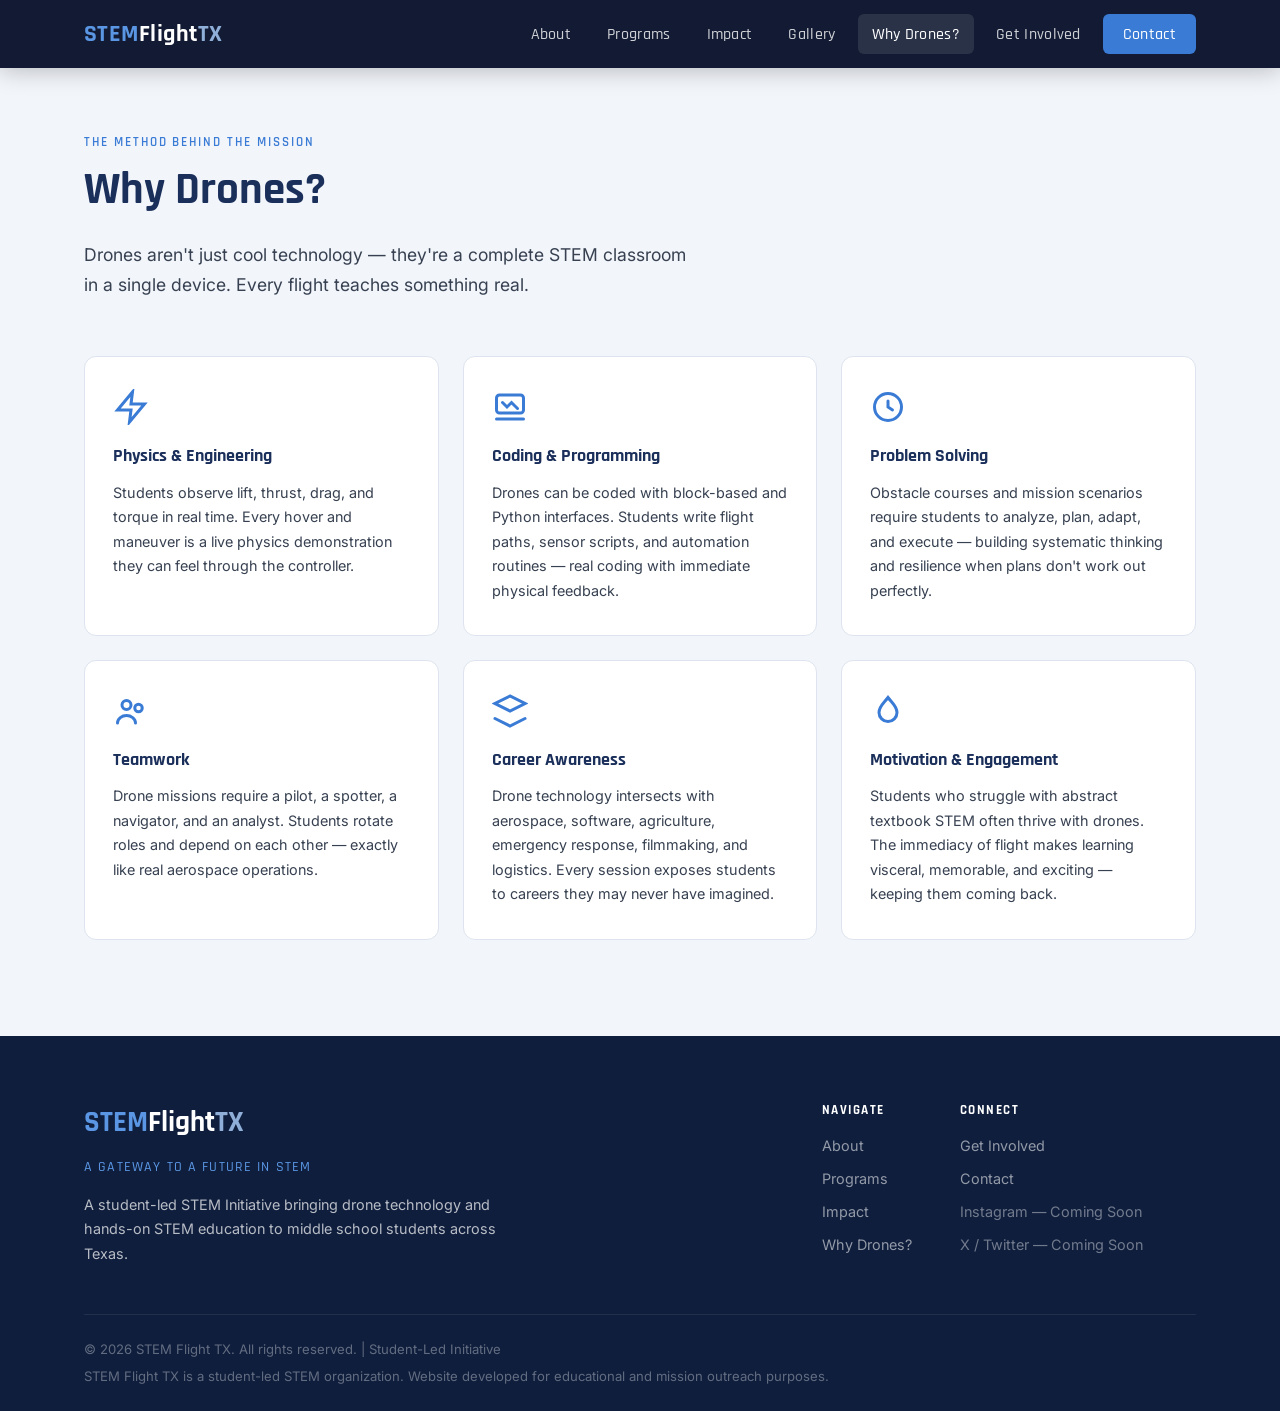
<file: why-drones.html>
<!DOCTYPE html>
<html lang="en">
<head>
  <meta charset="UTF-8" />
  <meta name="viewport" content="width=device-width, initial-scale=1.0" />
  <title>Why Drones? — STEM Flight TX</title>
  <link rel="preconnect" href="https://fonts.googleapis.com" />
  <link rel="preconnect" href="https://fonts.gstatic.com" crossorigin />
  <link href="https://fonts.googleapis.com/css2?family=Rajdhani:wght@400;500;600;700&family=Inter:wght@300;400;500;600&display=swap" rel="stylesheet" />
  <link rel="stylesheet" href="style.css" />
</head>
<body>

  <header class="navbar" id="navbar">
    <div class="nav-inner">
      <a href="index.html" class="nav-logo" aria-label="STEM Flight TX home">
        <span class="logo-stem">STEM</span><span class="logo-flight">Flight</span><span class="logo-tx">TX</span>
      </a>
      <nav class="nav-links" id="nav-links" aria-label="Main navigation">
        <a href="about.html">About</a>
        <a href="programs.html">Programs</a>
        <a href="impact.html">Impact</a>
        <a href="gallery.html">Gallery</a>
        <a href="why-drones.html" class="active">Why Drones?</a>
        <a href="get-involved.html">Get Involved</a>
        <a href="contact.html" class="nav-cta">Contact</a>
      </nav>
      <button class="hamburger" id="hamburger" aria-label="Toggle navigation" aria-expanded="false">
        <span></span><span></span><span></span>
      </button>
    </div>
  </header>

  <main>
    <section class="section why-drones page-top">
      <div class="container">
        <div class="section-label fade-up">The Method Behind the Mission</div>
        <h1 class="section-title fade-up">Why Drones?</h1>
        <p class="section-intro fade-up">
          Drones aren't just cool technology — they're a complete STEM classroom in a single device. Every flight teaches something real.
        </p>
        <div class="why-grid">
          <div class="why-card fade-up">
            <div class="why-icon">
              <svg viewBox="0 0 24 24" fill="none" stroke="currentColor" stroke-width="2" stroke-linecap="round"><path d="M13 2L3 14h9l-1 8 10-12h-9l1-8z"/></svg>
            </div>
            <h3>Physics &amp; Engineering</h3>
            <p>Students observe lift, thrust, drag, and torque in real time. Every hover and maneuver is a live physics demonstration they can feel through the controller.</p>
          </div>
          <div class="why-card fade-up">
            <div class="why-icon">
              <svg viewBox="0 0 24 24" fill="none" stroke="currentColor" stroke-width="2" stroke-linecap="round"><rect x="3" y="4" width="18" height="12" rx="2"/><line x1="3" y1="20" x2="21" y2="20"/><polyline points="7,9 10,12 13,9 17,13"/></svg>
            </div>
            <h3>Coding &amp; Programming</h3>
            <p>Drones can be coded with block-based and Python interfaces. Students write flight paths, sensor scripts, and automation routines — real coding with immediate physical feedback.</p>
          </div>
          <div class="why-card fade-up">
            <div class="why-icon">
              <svg viewBox="0 0 24 24" fill="none" stroke="currentColor" stroke-width="2" stroke-linecap="round"><circle cx="12" cy="12" r="9"/><path d="M12 8v4l3 2"/></svg>
            </div>
            <h3>Problem Solving</h3>
            <p>Obstacle courses and mission scenarios require students to analyze, plan, adapt, and execute — building systematic thinking and resilience when plans don't work out perfectly.</p>
          </div>
          <div class="why-card fade-up">
            <div class="why-icon">
              <svg viewBox="0 0 24 24" fill="none" stroke="currentColor" stroke-width="2" stroke-linecap="round"><circle cx="9" cy="8" r="3"/><circle cx="17" cy="10" r="2.5"/><path d="M3 20c0-3 3-5 6-5s6 2 6 5"/></svg>
            </div>
            <h3>Teamwork</h3>
            <p>Drone missions require a pilot, a spotter, a navigator, and an analyst. Students rotate roles and depend on each other — exactly like real aerospace operations.</p>
          </div>
          <div class="why-card fade-up">
            <div class="why-icon">
              <svg viewBox="0 0 24 24" fill="none" stroke="currentColor" stroke-width="2" stroke-linecap="round"><path d="M12 2L2 7l10 5 10-5-10-5z"/><path d="M2 17l10 5 10-5"/></svg>
            </div>
            <h3>Career Awareness</h3>
            <p>Drone technology intersects with aerospace, software, agriculture, emergency response, filmmaking, and logistics. Every session exposes students to careers they may never have imagined.</p>
          </div>
          <div class="why-card fade-up">
            <div class="why-icon">
              <svg viewBox="0 0 24 24" fill="none" stroke="currentColor" stroke-width="2" stroke-linecap="round"><path d="M12 3c3 4 6 6 6 10a6 6 0 11-12 0c0-4 3-6 6-10z"/></svg>
            </div>
            <h3>Motivation &amp; Engagement</h3>
            <p>Students who struggle with abstract textbook STEM often thrive with drones. The immediacy of flight makes learning visceral, memorable, and exciting — keeping them coming back.</p>
          </div>
        </div>
      </div>
    </section>
  </main>

  <footer class="footer">
    <div class="container">
      <div class="footer-top">
        <div class="footer-brand">
          <div class="footer-logo">
            <span class="logo-stem">STEM</span><span class="logo-flight">Flight</span><span class="logo-tx">TX</span>
          </div>
          <p class="footer-tagline">A Gateway to a Future in STEM</p>
          <p class="footer-mission-text">A student-led STEM Initiative bringing drone technology and hands-on STEM education to middle school students across Texas.</p>
        </div>
        <div class="footer-links">
          <div class="footer-col">
            <h4>Navigate</h4>
            <a href="about.html">About</a>
            <a href="programs.html">Programs</a>
            <a href="impact.html">Impact</a>
            <a href="why-drones.html">Why Drones?</a>
          </div>
          <div class="footer-col">
            <h4>Connect</h4>
            <a href="get-involved.html">Get Involved</a>
            <a href="contact.html">Contact</a>
            <a href="#" class="coming-soon">Instagram — Coming Soon</a>
            <a href="#" class="coming-soon">X / Twitter — Coming Soon</a>
          </div>
        </div>
      </div>
      <div class="footer-bottom">
        <p>&copy; <span id="year"></span> STEM Flight TX. All rights reserved. | Student-Led Initiative</p>
        <p class="footer-disclaimer">STEM Flight TX is a student-led STEM organization. Website developed for educational and mission outreach purposes.</p>
      </div>
    </div>
  </footer>

  <script src="script.js"></script>
</body>
</html>
</file>
<file: style.css>
/* ============================================================
   STEM Flight TX — style.css
   Design: Navy + Sky Blue + Light Gray | Rajdhani + Inter
   ============================================================ */

/* === TOKENS === */
:root {
  --navy:        #1B2F5B;
  --navy-deep:   #0f1e3d;
  --navy-mid:    #253f75;
  --blue:        #3A7BD5;
  --blue-light:  #5A96E3;
  --blue-pale:   #E8F1FC;
  --gray-bg:     #F2F5FA;
  --gray-line:   #DDE4EF;
  --gray-text:   #374151;
  --white:       #FFFFFF;
  --text-dark:   #111827;
  --text-body:   #2D3748;

  --font-display: 'Rajdhani', sans-serif;
  --font-body:    'Inter', sans-serif;

  --radius:    12px;
  --radius-lg: 20px;
  --shadow:    0 4px 24px rgba(27,47,91,0.10);
  --shadow-lg: 0 12px 48px rgba(27,47,91,0.16);
  --transition: 0.3s cubic-bezier(0.4,0,0.2,1);
}

/* === RESET & BASE === */
*, *::before, *::after { box-sizing: border-box; margin: 0; padding: 0; }

html {
  scroll-behavior: smooth;
  font-size: 16px;
}

body {
  font-family: var(--font-body);
  color: var(--text-body);
  background: var(--white);
  line-height: 1.6;
  overflow-x: hidden;
}

img { max-width: 100%; display: block; }

a { text-decoration: none; color: inherit; }

ul { list-style: none; }

/* === UTILITY === */
.container {
  max-width: 1160px;
  margin: 0 auto;
  padding: 0 24px;
}

.section {
  padding: 96px 0;
}

.section-label {
  font-family: var(--font-display);
  font-size: 13px;
  font-weight: 600;
  letter-spacing: 0.15em;
  text-transform: uppercase;
  color: var(--blue);
  margin-bottom: 12px;
}

.section-title {
  font-family: var(--font-display);
  font-size: clamp(2rem, 4vw, 2.8rem);
  font-weight: 700;
  color: var(--navy);
  line-height: 1.15;
  margin-bottom: 24px;
}

.section-intro {
  font-size: 1.1rem;
  color: var(--gray-text);
  max-width: 620px;
  margin-bottom: 56px;
  line-height: 1.7;
}

/* === BUTTONS === */
.btn {
  display: inline-flex;
  align-items: center;
  gap: 8px;
  font-family: var(--font-display);
  font-size: 1rem;
  font-weight: 600;
  letter-spacing: 0.03em;
  padding: 14px 32px;
  border-radius: 8px;
  border: 2px solid transparent;
  cursor: pointer;
  transition: var(--transition);
  text-decoration: none;
}

.btn-primary {
  background: var(--blue);
  color: var(--white);
  border-color: var(--blue);
}
.btn-primary:hover {
  background: var(--navy);
  border-color: var(--navy);
  transform: translateY(-2px);
  box-shadow: 0 8px 24px rgba(58,123,213,0.35);
}

.btn-outline {
  background: transparent;
  color: var(--white);
  border-color: rgba(255,255,255,0.5);
}
.btn-outline:hover {
  background: rgba(255,255,255,0.12);
  border-color: var(--white);
  transform: translateY(-2px);
}

.btn-sm {
  font-size: 0.875rem;
  padding: 10px 22px;
}

.btn-full {
  width: 100%;
  justify-content: center;
}

/* Dark-bg outline variant (for involved cards non-featured) */
.involved-card .btn-outline {
  color: var(--navy);
  border-color: var(--gray-line);
}
.involved-card .btn-outline:hover {
  background: var(--blue-pale);
  border-color: var(--blue);
  color: var(--navy);
}

/* === NAVBAR === */
.navbar {
  position: fixed;
  top: 0;
  left: 0;
  right: 0;
  z-index: 1000;
  padding: 0;

  background: rgba(11, 20, 45, 0.97);
  backdrop-filter: blur(12px);
  box-shadow: 0 2px 24px rgba(0,0,0,0.25);

  transition: background var(--transition), box-shadow var(--transition);
}

.navbar.scrolled {
  background: rgba(11, 20, 45, 0.97);
  backdrop-filter: blur(12px);
  box-shadow: 0 2px 24px rgba(0,0,0,0.25);
}

.nav-inner {
  max-width: 1160px;
  margin: 0 auto;
  padding: 0 24px;
  height: 68px;
  display: flex;
  align-items: center;
  justify-content: space-between;
}

.nav-logo {
  font-family: var(--font-display);
  font-size: 1.5rem;
  font-weight: 700;
  letter-spacing: 0.02em;
}
.logo-stem    { color: var(--blue-light); }
.logo-flight  { color: var(--white); }
.logo-tx      { color: #8fafd9; }

.nav-links {
  display: flex;
  align-items: center;
  gap: 8px;
}

.nav-links a {
  font-family: var(--font-display);
  font-size: 0.975rem;
  font-weight: 500;
  color: rgba(255,255,255,0.8);
  padding: 8px 14px;
  border-radius: 6px;
  letter-spacing: 0.02em;
  transition: color var(--transition), background var(--transition);
}
.nav-links a:hover {
  color: var(--white);
  background: rgba(255,255,255,0.08);
}
.nav-links .nav-cta {
  background: var(--blue);
  color: var(--white);
  padding: 8px 20px;
}
.nav-links .nav-cta:hover {
  background: var(--blue-light);
}
.nav-links a.active {
  color: var(--white);
  background: rgba(255,255,255,0.1);
}
.nav-links .nav-cta.active {
  background: var(--blue-light);
}

.page-top {
  padding-top: calc(68px + 64px);
}

.hamburger {
  display: none;
  flex-direction: column;
  justify-content: center;
  gap: 5px;
  background: none;
  border: none;
  cursor: pointer;
  padding: 8px;
}
.hamburger span {
  display: block;
  width: 24px;
  height: 2px;
  background: var(--white);
  border-radius: 2px;
  transition: transform var(--transition), opacity var(--transition);
}
.hamburger.open span:nth-child(1) { transform: translateY(7px) rotate(45deg); }
.hamburger.open span:nth-child(2) { opacity: 0; }
.hamburger.open span:nth-child(3) { transform: translateY(-7px) rotate(-45deg); }

/* === HERO SECTION === */
.hero {
  position: relative;
  min-height: 100vh;
  display: flex;
  align-items: center;
  background: linear-gradient(135deg, var(--navy-deep) 0%, var(--navy) 50%, var(--navy-mid) 100%);
  overflow: hidden;
  padding: 120px 24px 80px;
}

/* Subtle dot-grid background */
.hero-bg-grid {
  position: absolute;
  inset: 0;
  background-image: radial-gradient(circle, rgba(58,123,213,0.18) 1px, transparent 1px);
  background-size: 40px 40px;
  pointer-events: none;
}

.hero-content {
  position: relative;
  z-index: 2;
  max-width: 640px;
  margin-left: max(24px, calc((100vw - 1160px) / 2));
}

.hero-eyebrow {
  font-family: var(--font-display);
  font-size: 13px;
  font-weight: 600;
  letter-spacing: 0.18em;
  text-transform: uppercase;
  color: var(--blue-light);
  margin-bottom: 16px;
}

.hero-title {
  font-family: var(--font-display);
  font-size: clamp(3.2rem, 8vw, 5.5rem);
  font-weight: 700;
  color: var(--white);
  line-height: 1.0;
  margin-bottom: 0;
  letter-spacing: -0.01em;
}

.title-accent { color: var(--blue-light); }

/* The brand-signature flight-path swoosh */
.hero-swoosh {
  width: 100%;
  max-width: 480px;
  height: 44px;
  margin: 4px 0 12px;
  overflow: visible;
}
.hero-swoosh svg { width: 100%; height: 100%; }

.swoosh-path {
  stroke-dasharray: 700;
  stroke-dashoffset: 700;
  animation: drawPath 1.8s ease-out 0.6s forwards;
}
.swoosh-dot {
  opacity: 0;
  animation: dotAppear 0.3s ease-out 2.2s forwards;
}
@keyframes drawPath {
  to { stroke-dashoffset: 0; }
}
@keyframes dotAppear {
  to { opacity: 1; }
}

.hero-subtitle {
  font-family: var(--font-display);
  font-size: clamp(1.2rem, 2.5vw, 1.6rem);
  font-weight: 500;
  color: rgba(255,255,255,0.75);
  margin-bottom: 20px;
  letter-spacing: 0.01em;
}

.hero-mission {
  font-size: 1.05rem;
  color: rgba(255,255,255,0.65);
  line-height: 1.75;
  max-width: 520px;
  margin-bottom: 40px;
}

.hero-actions {
  display: flex;
  gap: 16px;
  flex-wrap: wrap;
}

/* Hero drone illustration (right side) */
.hero-drone-visual {
  position: absolute;
  right: max(32px, calc((100vw - 1160px) / 2));
  top: 50%;
  transform: translateY(-50%);
  width: clamp(200px, 28vw, 380px);
  display: flex;
  align-items: center;
  justify-content: center;
}

.drone-icon {
  filter: drop-shadow(0 12px 32px rgba(58,123,213,0.4));
}
.drone-icon svg { width: 100%; height: auto; }

/* === ABOUT SECTION === */
.about {
  background: var(--white);
}

.about-grid {
  display: grid;
  grid-template-columns: 1fr 1fr;
  gap: 64px;
  align-items: start;
}

.about-lead {
  font-size: 1.15rem;
  font-weight: 500;
  color: var(--navy);
  margin-bottom: 20px;
  line-height: 1.7;
}

.about-text p {
  color: var(--gray-text);
  line-height: 1.8;
  margin-bottom: 16px;
}

.about-cards {
  display: flex;
  flex-direction: column;
  gap: 16px;
}

.about-card {
  background: var(--gray-bg);
  border: 1px solid var(--gray-line);
  border-radius: var(--radius);
  padding: 24px;
  transition: box-shadow var(--transition), transform var(--transition);
}
.about-card:hover {
  box-shadow: var(--shadow);
  transform: translateY(-3px);
}

.about-card-icon {
  width: 2.5rem;
  height: 2.5rem;
  margin-bottom: 10px;
  color: var(--blue);
}
.about-card-icon svg { width: 100%; height: 100%; }

.about-card h3 {
  font-family: var(--font-display);
  font-size: 1.1rem;
  font-weight: 700;
  color: var(--navy);
  margin-bottom: 6px;
}

.about-card p {
  font-size: 0.9rem;
  color: var(--gray-text);
  line-height: 1.6;
}

/* === PROGRAMS SECTION === */
.programs {
  background: var(--gray-bg);
}

.programs-grid {
  display: grid;
  grid-template-columns: repeat(auto-fit, minmax(260px, 1fr));
  gap: 24px;
  align-items: stretch;
}

.program-card {
  background: var(--white);
  border: 1px solid var(--gray-line);
  border-radius: var(--radius-lg);
  padding: 36px 28px;
  transition: box-shadow var(--transition), transform var(--transition);
  position: relative;
  overflow: hidden;
  display: flex;
  flex-direction: column;
  height: 100%;
  min-height: 320px;
}
.program-card::before {
  content: '';
  position: absolute;
  top: 0; left: 0; right: 0;
  height: 4px;
  background: linear-gradient(90deg, var(--blue), var(--blue-light));
  transform: scaleX(0);
  transform-origin: left;
  transition: transform var(--transition);
}
.program-card:hover::before { transform: scaleX(1); }
.program-card:hover {
  box-shadow: var(--shadow-lg);
  transform: translateY(-6px);
}

.program-icon {
  width: 56px;
  height: 56px;
  margin-bottom: 20px;
}
.program-icon svg { width: 100%; height: 100%; }

.program-card h3 {
  font-family: var(--font-display);
  font-size: 1.3rem;
  font-weight: 700;
  color: var(--navy);
  margin-bottom: 12px;
}

.program-card p {
  font-size: 0.92rem;
  color: var(--gray-text);
  line-height: 1.7;
  margin-bottom: 20px;
}

.program-tags {
  display: flex;
  flex-wrap: wrap;
  gap: 8px;
  margin-top: auto;
  padding-top: 8px;
}
.program-tags li {
  font-family: var(--font-display);
  font-size: 0.78rem;
  font-weight: 600;
  letter-spacing: 0.04em;
  background: var(--blue-pale);
  color: var(--navy);
  padding: 4px 12px;
  border-radius: 20px;
}

/* === IMPACT SECTION === */
.impact {
  background: linear-gradient(135deg, var(--navy-deep) 0%, var(--navy) 100%);
  color: var(--white);
}

.impact .section-label { color: var(--blue-light); }
.impact .section-title { color: var(--white); }

.impact-grid {
  display: grid;
  grid-template-columns: repeat(4, 1fr);
  gap: 24px;
}

.impact-card {
  background: rgba(255,255,255,0.07);
  border: 1px solid rgba(255,255,255,0.12);
  border-radius: var(--radius-lg);
  padding: 40px 24px;
  text-align: center;
  transition: background var(--transition), transform var(--transition);
}
.impact-card:hover {
  background: rgba(58,123,213,0.2);
  transform: translateY(-4px);
}

.impact-number {
  font-family: var(--font-display);
  font-size: clamp(3rem, 5vw, 4.2rem);
  font-weight: 700;
  color: var(--blue-light);
  line-height: 1;
  margin-bottom: 8px;
}

.impact-label {
  font-family: var(--font-display);
  font-size: 1.05rem;
  font-weight: 600;
  color: var(--white);
  margin-bottom: 8px;
  letter-spacing: 0.02em;
}

.impact-desc {
  font-size: 0.83rem;
  color: rgba(255,255,255,0.5);
  line-height: 1.5;
}

/* === GALLERY SECTION === */
.gallery { background: var(--white); }

.coming-soon-banner {
  background: linear-gradient(135deg, var(--blue-pale), #dde9f9);
  border: 2px dashed var(--blue);
  border-radius: var(--radius-lg);
  padding: 40px 32px;
  text-align: center;
  margin-bottom: 40px;
}

.coming-soon-icon {
  width: 2.5rem;
  height: 2.5rem;
  margin: 0 auto 12px;
  color: var(--blue);
}
.coming-soon-icon svg { width: 100%; height: 100%; }

.coming-soon-banner h3 {
  font-family: var(--font-display);
  font-size: 1.4rem;
  color: var(--navy);
  margin-bottom: 8px;
}
.coming-soon-banner p {
  color: var(--gray-text);
  max-width: 480px;
  margin: 0 auto;
}

.gallery-grid {
  display: grid;
  grid-template-columns: repeat(3, 1fr);
  grid-template-rows: auto auto;
  gap: 16px;
}
.gallery-item--wide { grid-column: span 2; }

.gallery-placeholder {
  background: var(--gray-bg);
  border: 1px solid var(--gray-line);
  border-radius: var(--radius);
  aspect-ratio: 4/3;
  display: flex;
  flex-direction: column;
  align-items: center;
  justify-content: center;
  gap: 10px;
  color: var(--gray-text);
  font-family: var(--font-display);
  font-size: 0.95rem;
  font-weight: 500;
  transition: background var(--transition), border-color var(--transition);
}
.gallery-item--wide .gallery-placeholder { aspect-ratio: 16/7; }
.gallery-placeholder:hover {
  background: var(--blue-pale);
  border-color: var(--blue);
}
.gallery-ph-icon {
  width: 2rem;
  height: 2rem;
  color: var(--blue);
}
.gallery-ph-icon svg { width: 100%; height: 100%; }

/* === WHY DRONES === */
.why-drones { background: var(--gray-bg); }

.why-grid {
  display: grid;
  grid-template-columns: repeat(3, 1fr);
  gap: 24px;
  align-items: stretch;
}

.why-card {
  background: var(--white);
  border: 1px solid var(--gray-line);
  border-radius: var(--radius);
  padding: 32px 28px;
  transition: box-shadow var(--transition), transform var(--transition);
  display: flex;
  flex-direction: column;
  height: 100%;
  min-height: 240px;
}
.why-card:hover {
  box-shadow: var(--shadow);
  transform: translateY(-4px);
}

.why-icon {
  width: 2.25rem;
  height: 2.25rem;
  margin-bottom: 16px;
  color: var(--blue);
  flex-shrink: 0;
}
.why-icon svg { width: 100%; height: 100%; }

.why-card h3 {
  font-family: var(--font-display);
  font-size: 1.15rem;
  font-weight: 700;
  color: var(--navy);
  margin-bottom: 10px;
}

.why-card p {
  font-size: 0.9rem;
  color: var(--gray-text);
  line-height: 1.7;
}

/* === GET INVOLVED === */
.get-involved {
  background: var(--white);
}

.involved-grid {
  display: grid;
  grid-template-columns: repeat(3, 1fr);
  gap: 24px;
  align-items: stretch;
}

.involved-card {
  background: var(--gray-bg);
  border: 1px solid var(--gray-line);
  border-radius: var(--radius-lg);
  padding: 40px 32px;
  display: flex;
  flex-direction: column;
  gap: 14px;
  transition: box-shadow var(--transition), transform var(--transition);
  height: 100%;
  min-height: 340px;
}
.involved-card:hover {
  box-shadow: var(--shadow-lg);
  transform: translateY(-5px);
}

.involved-card--featured {
  background: #f5f7fb;
  border: 1px solid var(--gray-line);
  color: var(--navy);
}
.involved-card--featured h3 { color: var(--navy); }
.involved-card--featured p,
.involved-card--featured .coming-soon-tag { color: var(--gray-text); }
.involved-card--featured .btn-outline {
  color: var(--navy);
  border-color: var(--gray-line);
  background: transparent;
}

/* Make sponsor CTA match site buttons but slightly smaller */
.involved-card--featured .btn-primary {
  background: var(--blue);
  color: var(--white);
  border-color: var(--blue);
  padding: 10px 18px;
  font-size: 0.95rem;
  border-radius: 8px;
}
.involved-card--featured .btn-primary:hover {
  background: var(--navy);
  border-color: var(--navy);
  transform: translateY(-2px);
  box-shadow: 0 8px 24px rgba(58,123,213,0.18);
}

.involved-num {
  font-family: var(--font-display);
  font-size: 0.8rem;
  font-weight: 700;
  letter-spacing: 0.15em;
  color: var(--blue);
}
.involved-card--featured .involved-num { color: var(--blue-light); }

.involved-icon {
  width: 1.9rem;
  height: 1.9rem;
  color: var(--blue);
  flex-shrink: 0;
}
.involved-icon svg {
  width: 100%;
  height: 100%;
}

/* === OVERVIEW (HOME) === */
.overview { background: var(--gray-bg); }

.overview-grid {
  display: grid;
  grid-template-columns: repeat(auto-fit, minmax(240px, 1fr));
  gap: 24px;
  align-items: stretch;
}

.overview-card {
  background: var(--white);
  border: 1px solid var(--gray-line);
  border-radius: var(--radius-lg);
  padding: 32px 28px;
  display: flex;
  flex-direction: column;
  gap: 12px;
  height: 100%;
  min-height: 220px;
  transition: box-shadow var(--transition), transform var(--transition), border-color var(--transition);
  color: inherit;
}
.overview-card:hover {
  box-shadow: var(--shadow-lg);
  transform: translateY(-4px);
  border-color: var(--blue);
  color: inherit;
}

.overview-icon {
  width: 2.25rem;
  height: 2.25rem;
  color: var(--blue);
}
.overview-icon svg { width: 100%; height: 100%; }

.overview-card h3 {
  font-family: var(--font-display);
  font-size: 1.25rem;
  font-weight: 700;
  color: var(--navy);
}

.overview-card p {
  font-size: 0.92rem;
  color: var(--gray-text);
  line-height: 1.65;
  flex: 1;
}

.overview-link {
  font-family: var(--font-display);
  font-size: 0.9rem;
  font-weight: 600;
  color: var(--blue);
  margin-top: auto;
}

.involved-card h3 {
  font-family: var(--font-display);
  font-size: 1.4rem;
  font-weight: 700;
  color: var(--navy);
  margin: 0;
}

.involved-card p {
  font-size: 0.92rem;
  color: var(--gray-text);
  line-height: 1.7;
  flex: 1;
}

.coming-soon-tag {
  display: inline-block;
  font-size: 0.75rem;
  font-family: var(--font-display);
  font-weight: 600;
  letter-spacing: 0.06em;
  background: rgba(58,123,213,0.2);
  color: var(--blue-light);
  padding: 4px 12px;
  border-radius: 20px;
}

/* === CONTACT SECTION === */
.contact { background: var(--gray-bg); }

.contact-layout {
  display: grid;
  grid-template-columns: 1fr 1.6fr;
  gap: 64px;
  align-items: start;
}

.contact-info { display: flex; flex-direction: column; gap: 28px; }

.contact-block {
  display: flex;
  gap: 16px;
  align-items: flex-start;
}

.contact-block-icon {
  font-size: 1.4rem;
  margin-top: 2px;
  flex-shrink: 0;
}

.contact-block h4 {
  font-family: var(--font-display);
  font-size: 0.9rem;
  font-weight: 700;
  letter-spacing: 0.06em;
  text-transform: uppercase;
  color: var(--navy);
  margin-bottom: 4px;
}

.contact-block p {
  font-size: 0.92rem;
  color: var(--gray-text);
}

.social-links {
  display: flex;
  flex-direction: column;
  gap: 10px;
  margin-bottom: 8px;
}
.social-link {
  display: flex;
  align-items: center;
  gap: 10px;
  font-size: 0.9rem;
  color: var(--navy);
  font-weight: 500;
  transition: color var(--transition);
}
.social-link:hover { color: var(--blue); }
.social-link svg { width: 18px; height: 18px; }
.social-note {
  font-size: 0.8rem;
  color: var(--gray-text);
  font-style: italic;
}

  /* Coming soon state for socials */
  .social-link.coming-soon,
  .coming-soon {
    opacity: 0.75;
    pointer-events: none;
  }

/* Contact Form */
.contact-form-wrap {
  background: var(--white);
  border-radius: var(--radius-lg);
  padding: 40px;
  box-shadow: var(--shadow);
  max-width: 560px;
}

.contact-form-wrap h3 {
  font-family: var(--font-display);
  font-size: 1.2rem;
  font-weight: 700;
  color: var(--navy);
  margin-bottom: 8px;
}

.contact-form { display: flex; flex-direction: column; gap: 20px; }

.form-row {
  display: grid;
  grid-template-columns: 1fr 1fr;
  gap: 20px;
}

.form-field {
  display: flex;
  flex-direction: column;
  gap: 6px;
}

.form-field label {
  font-family: var(--font-display);
  font-size: 0.85rem;
  font-weight: 700;
  letter-spacing: 0.06em;
  text-transform: uppercase;
  color: var(--navy);
}

.form-field input,
.form-field select,
.form-field textarea {
  font-family: var(--font-body);
  font-size: 0.95rem;
  color: var(--text-dark);
  background: var(--gray-bg);
  border: 1.5px solid var(--gray-line);
  border-radius: 8px;
  padding: 12px 16px;
  transition: border-color var(--transition), box-shadow var(--transition);
  outline: none;
  resize: vertical;
}
.form-field input:focus,
.form-field select:focus,
.form-field textarea:focus {
  border-color: var(--blue);
  box-shadow: 0 0 0 3px rgba(58,123,213,0.15);
  background: var(--white);
}

.form-field input::placeholder,
.form-field textarea::placeholder { color: #aab4c8; }

.form-note {
  font-size: 0.78rem;
  color: var(--gray-text);
  text-align: center;
  margin-top: -8px;
}

/* Form success state */
.form-success {
  text-align: center;
  padding: 40px 20px;
}
.success-icon { font-size: 3rem; margin-bottom: 16px; }
.form-success h3 {
  font-family: var(--font-display);
  font-size: 1.5rem;
  color: var(--navy);
  margin-bottom: 8px;
}
.form-success p { color: var(--gray-text); }

/* === FOOTER === */
.footer {
  background: var(--navy-deep);
  color: rgba(255,255,255,0.7);
  padding: 64px 0 0;
}

.footer-top {
  display: grid;
  grid-template-columns: 1.8fr 1fr;
  gap: 64px;
  padding-bottom: 48px;
  border-bottom: 1px solid rgba(255,255,255,0.08);
}

.footer-logo {
  font-family: var(--font-display);
  font-size: 1.8rem;
  font-weight: 700;
  margin-bottom: 10px;
}

.footer-tagline {
  font-family: var(--font-display);
  font-size: 0.9rem;
  font-weight: 500;
  letter-spacing: 0.08em;
  text-transform: uppercase;
  color: var(--blue-light);
  margin-bottom: 14px;
}

.footer-mission-text {
  font-size: 0.9rem;
  line-height: 1.7;
  max-width: 420px;
}

.footer-links {
  display: flex;
  gap: 48px;
}

.footer-col {
  display: flex;
  flex-direction: column;
  gap: 10px;
}

.footer-col h4 {
  font-family: var(--font-display);
  font-size: 0.8rem;
  font-weight: 700;
  letter-spacing: 0.12em;
  text-transform: uppercase;
  color: var(--white);
  margin-bottom: 4px;
}

.footer-col a {
  font-size: 0.9rem;
  color: rgba(255,255,255,0.55);
  transition: color var(--transition);
}
.footer-col a:hover { color: var(--blue-light); }

.footer-bottom {
  padding: 24px 0;
  display: flex;
  flex-direction: column;
  gap: 6px;
}

.footer-bottom p {
  font-size: 0.82rem;
  color: rgba(255,255,255,0.35);
}

.footer-disclaimer { font-size: 0.75rem; }

/* === SCROLL ANIMATIONS === */
.fade-in {
  opacity: 0;
  animation: fadeIn 0.9s ease-out 0.3s forwards;
}

.fade-up {
  opacity: 0;
  transform: translateY(32px);
  transition: opacity 0.65s ease-out, transform 0.65s ease-out;
}
.fade-up.visible {
  opacity: 1;
  transform: translateY(0);
}

@keyframes fadeIn {
  to { opacity: 1; }
}

/* Stagger children within a grid */
.programs-grid .fade-up:nth-child(2) { transition-delay: 0.1s; }
.programs-grid .fade-up:nth-child(3) { transition-delay: 0.2s; }
.programs-grid .fade-up:nth-child(4) { transition-delay: 0.3s; }

.impact-grid .fade-up:nth-child(2) { transition-delay: 0.1s; }
.impact-grid .fade-up:nth-child(3) { transition-delay: 0.2s; }
.impact-grid .fade-up:nth-child(4) { transition-delay: 0.3s; }

.why-grid .fade-up:nth-child(2) { transition-delay: 0.1s; }
.why-grid .fade-up:nth-child(3) { transition-delay: 0.2s; }
.why-grid .fade-up:nth-child(4) { transition-delay: 0.1s; }
.why-grid .fade-up:nth-child(5) { transition-delay: 0.2s; }
.why-grid .fade-up:nth-child(6) { transition-delay: 0.3s; }

.about-cards .fade-up:nth-child(2) { transition-delay: 0.1s; }
.about-cards .fade-up:nth-child(3) { transition-delay: 0.2s; }

/* === REDUCED MOTION === */
@media (prefers-reduced-motion: reduce) {
  *, *::before, *::after {
    animation-duration: 0.01ms !important;
    transition-duration: 0.01ms !important;
  }
  .swoosh-path { stroke-dashoffset: 0; }
  .swoosh-dot { opacity: 1; }
}

/* === RESPONSIVE === */

/* Tablet */
@media (max-width: 1024px) {
  .hero-drone-visual { display: none; }
  .hero-content {
    max-width: 100%;
    margin-left: 0;
  }
  .about-grid { grid-template-columns: 1fr; gap: 40px; }
  .impact-grid { grid-template-columns: repeat(2, 1fr); }
  .why-grid { grid-template-columns: repeat(2, 1fr); }
  .involved-grid { grid-template-columns: 1fr; max-width: 560px; margin: 0 auto; }
  .contact-layout { grid-template-columns: 1fr; gap: 40px; }
  .footer-top { grid-template-columns: 1fr; gap: 40px; }
}

/* Mobile */
@media (max-width: 700px) {
  .section { padding: 72px 0; }
  .section-title { font-size: 1.8rem; }

  .hamburger { display: flex; }

  .nav-links {
    display: none;
    position: fixed;
    top: 68px; left: 0; right: 0;
    background: rgba(11,20,45,0.98);
    backdrop-filter: blur(16px);
    flex-direction: column;
    padding: 24px;
    gap: 4px;
    border-top: 1px solid rgba(255,255,255,0.08);
  }
  .nav-links.open { display: flex; }
  .nav-links a {
    padding: 14px 16px;
    font-size: 1.1rem;
    width: 100%;
  }
  .nav-links .nav-cta { text-align: center; margin-top: 8px; }

  .hero { padding: 110px 24px 80px; }
  .hero-title { font-size: 3rem; }

  .programs-grid { grid-template-columns: 1fr; }
  .impact-grid { grid-template-columns: repeat(2, 1fr); }
  .why-grid { grid-template-columns: 1fr; }

  .gallery-grid {
    grid-template-columns: 1fr;
  }
  .gallery-item--wide { grid-column: span 1; }

  .form-row { grid-template-columns: 1fr; }
  .contact-form-wrap { padding: 28px 20px; }

  .footer-links { flex-direction: column; gap: 28px; }

  .hero-actions { flex-direction: column; }
  .hero-actions .btn { text-align: center; justify-content: center; }
}

@media (max-width: 480px) {
  .impact-grid { grid-template-columns: 1fr; }
}
</file>
